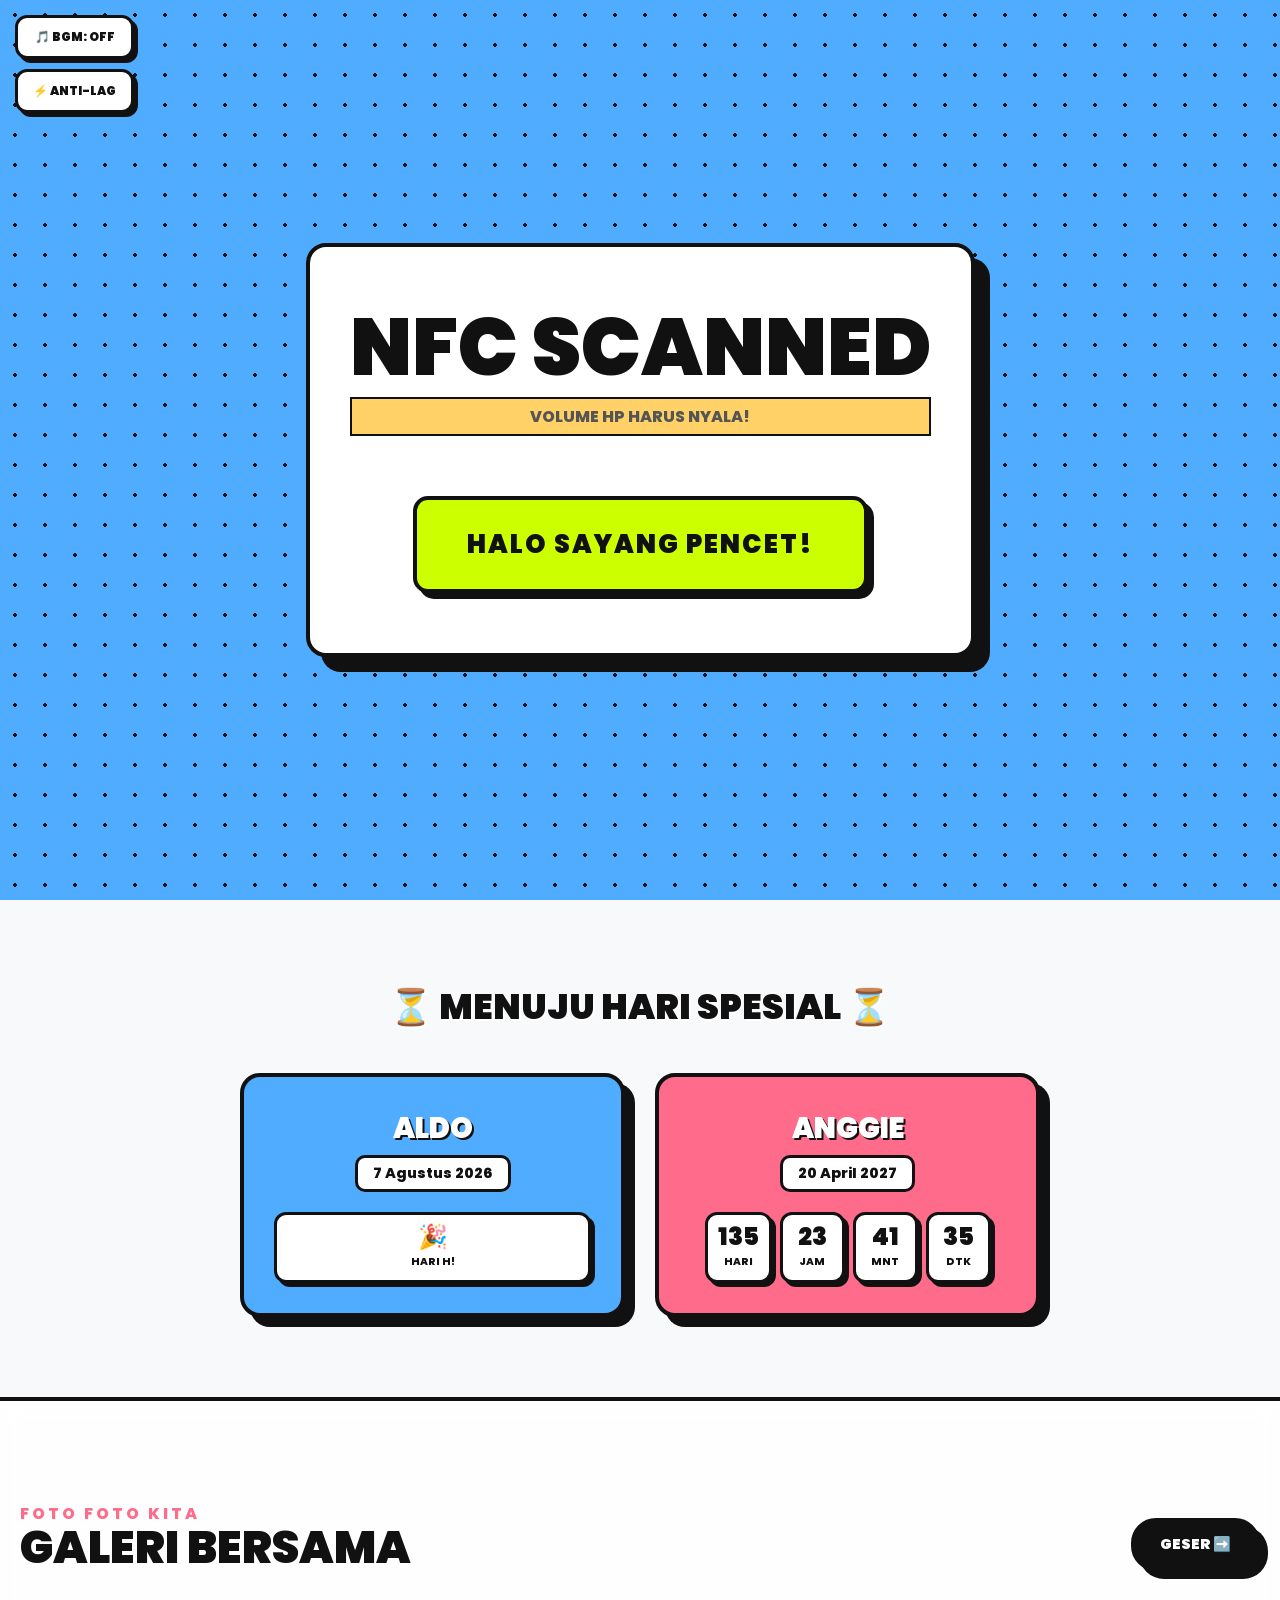
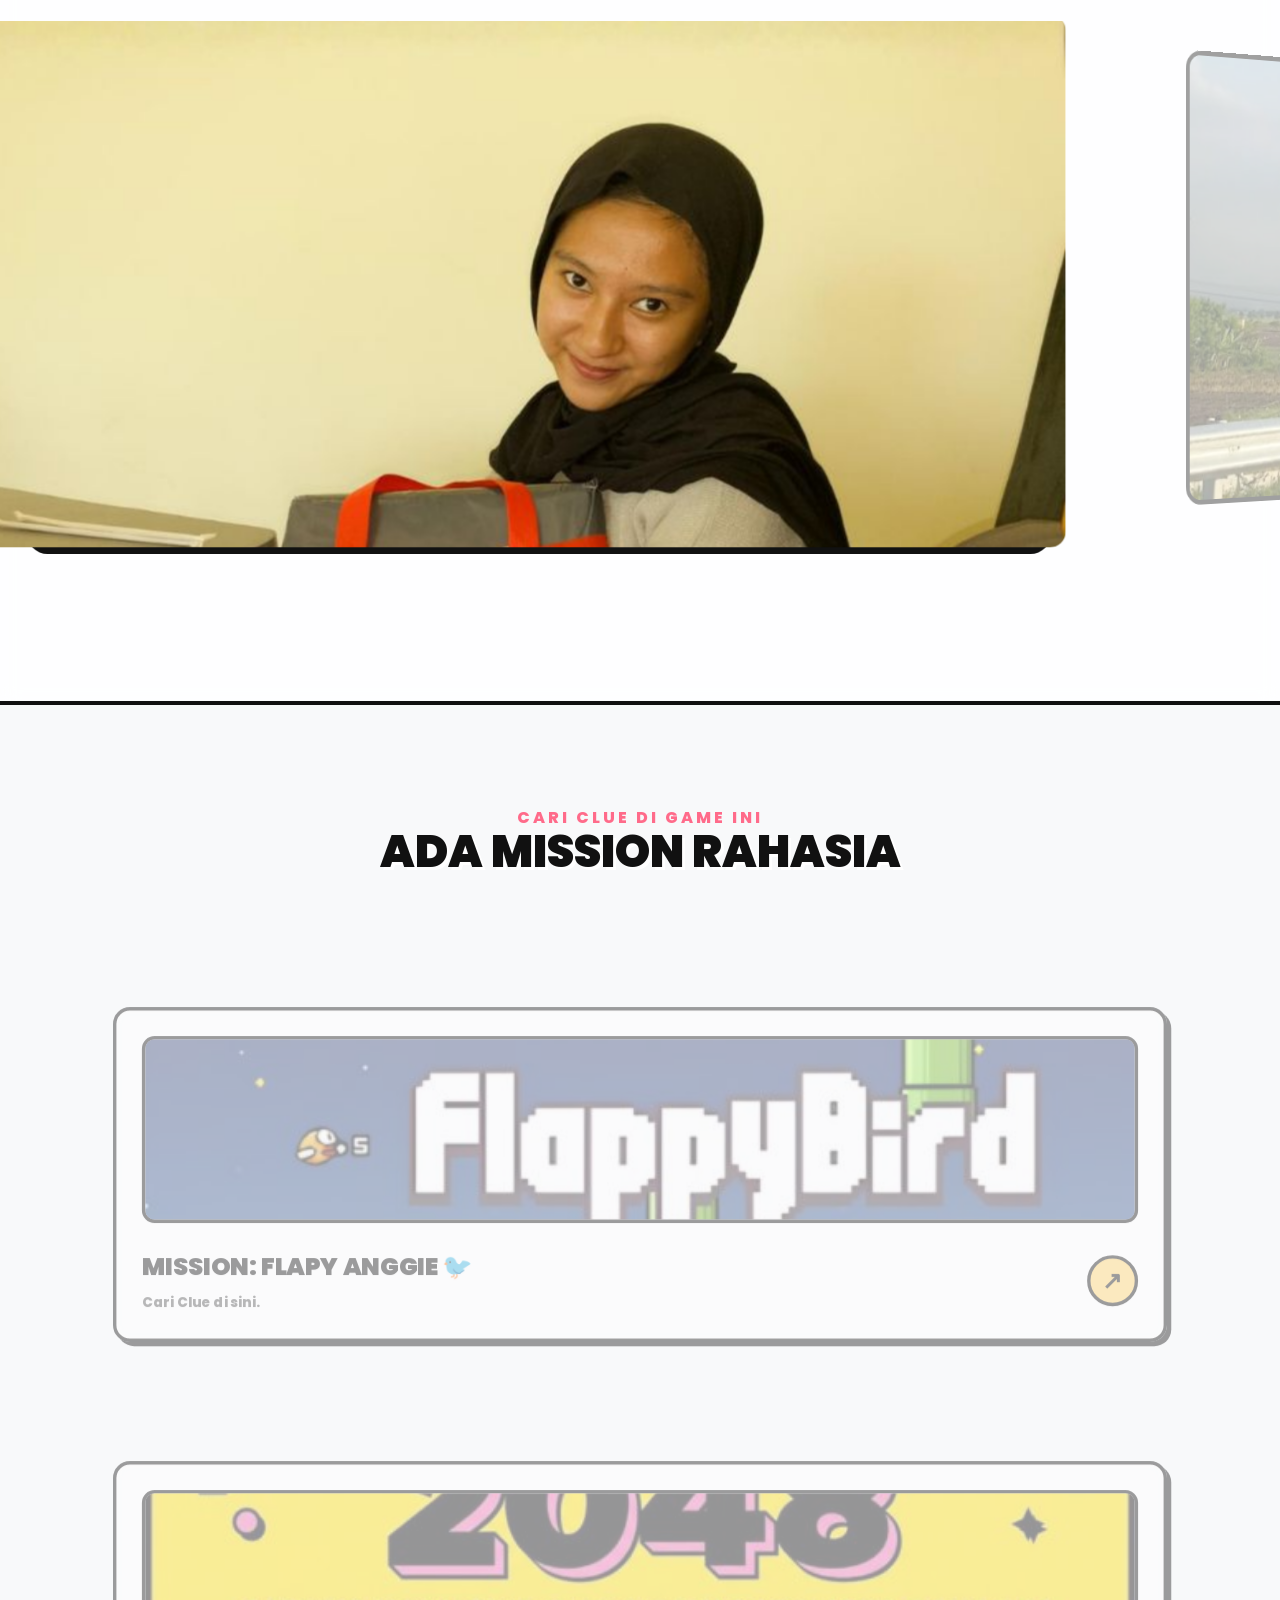
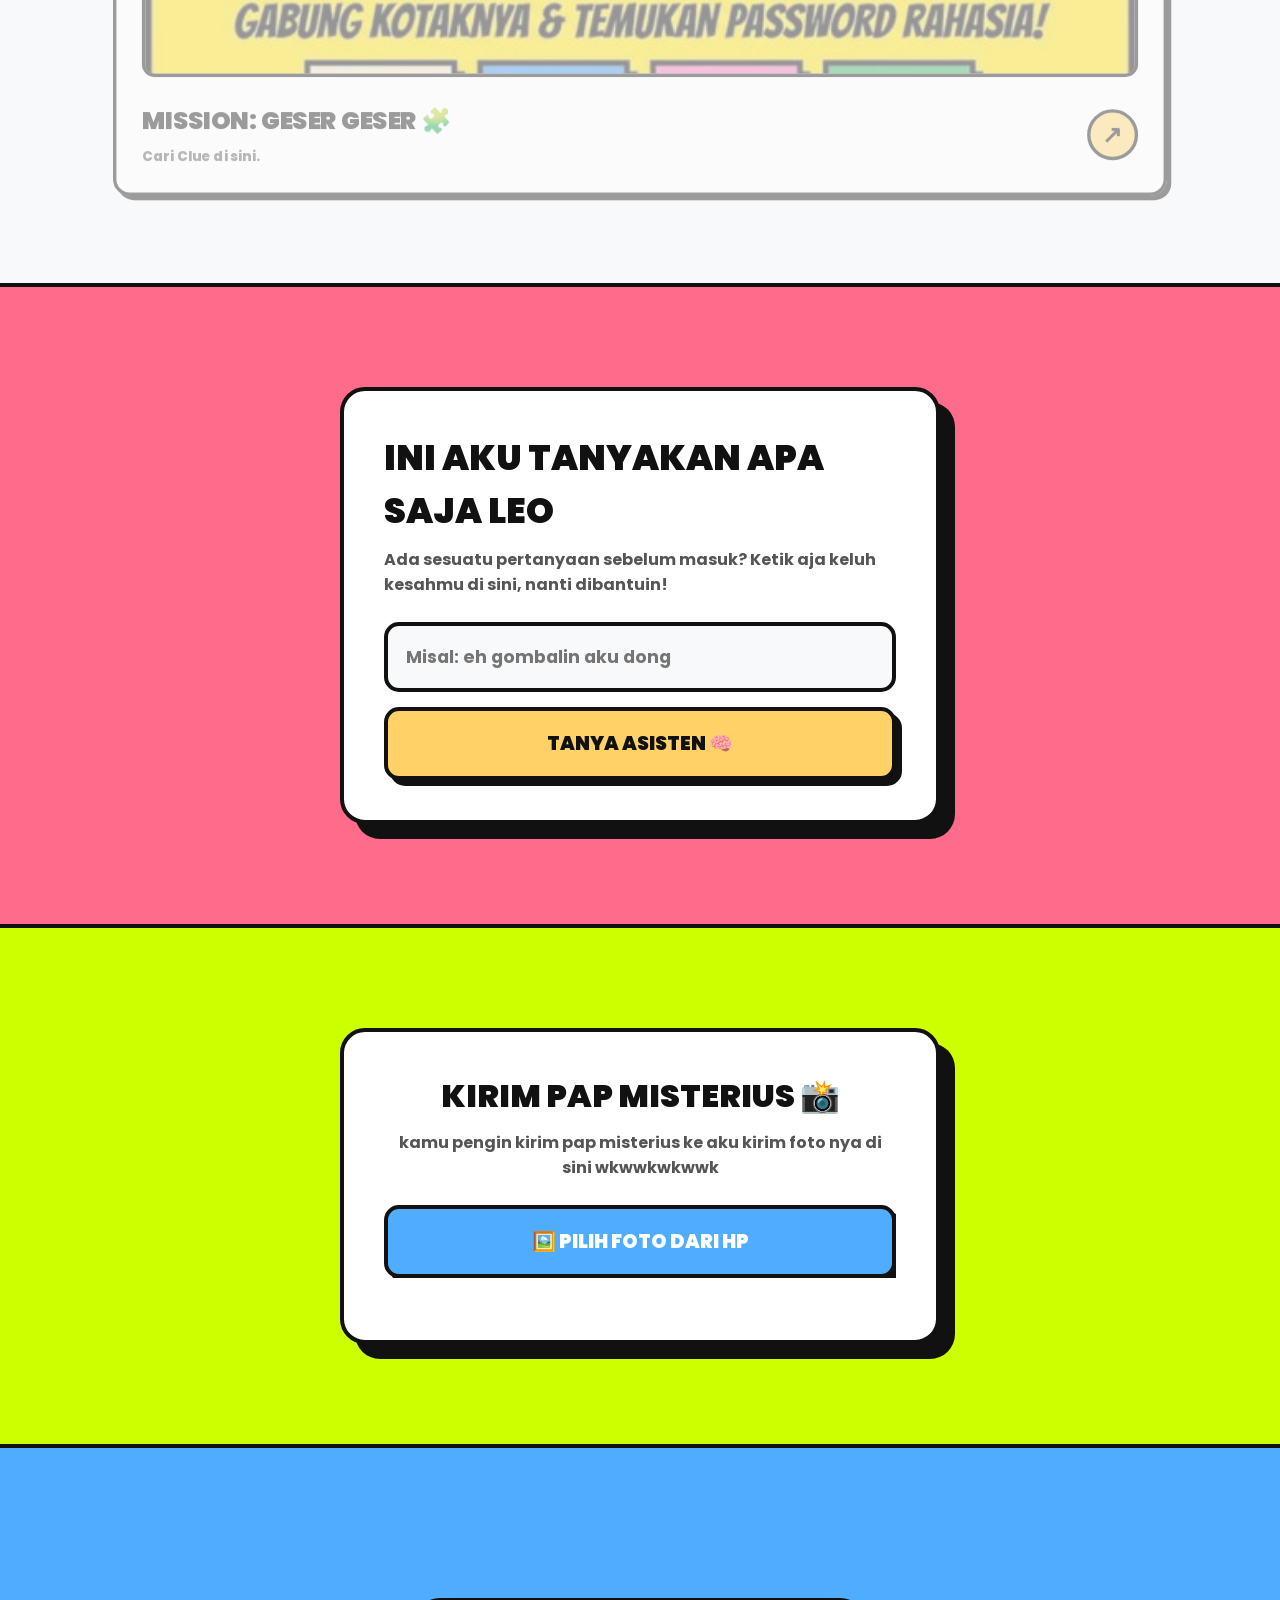
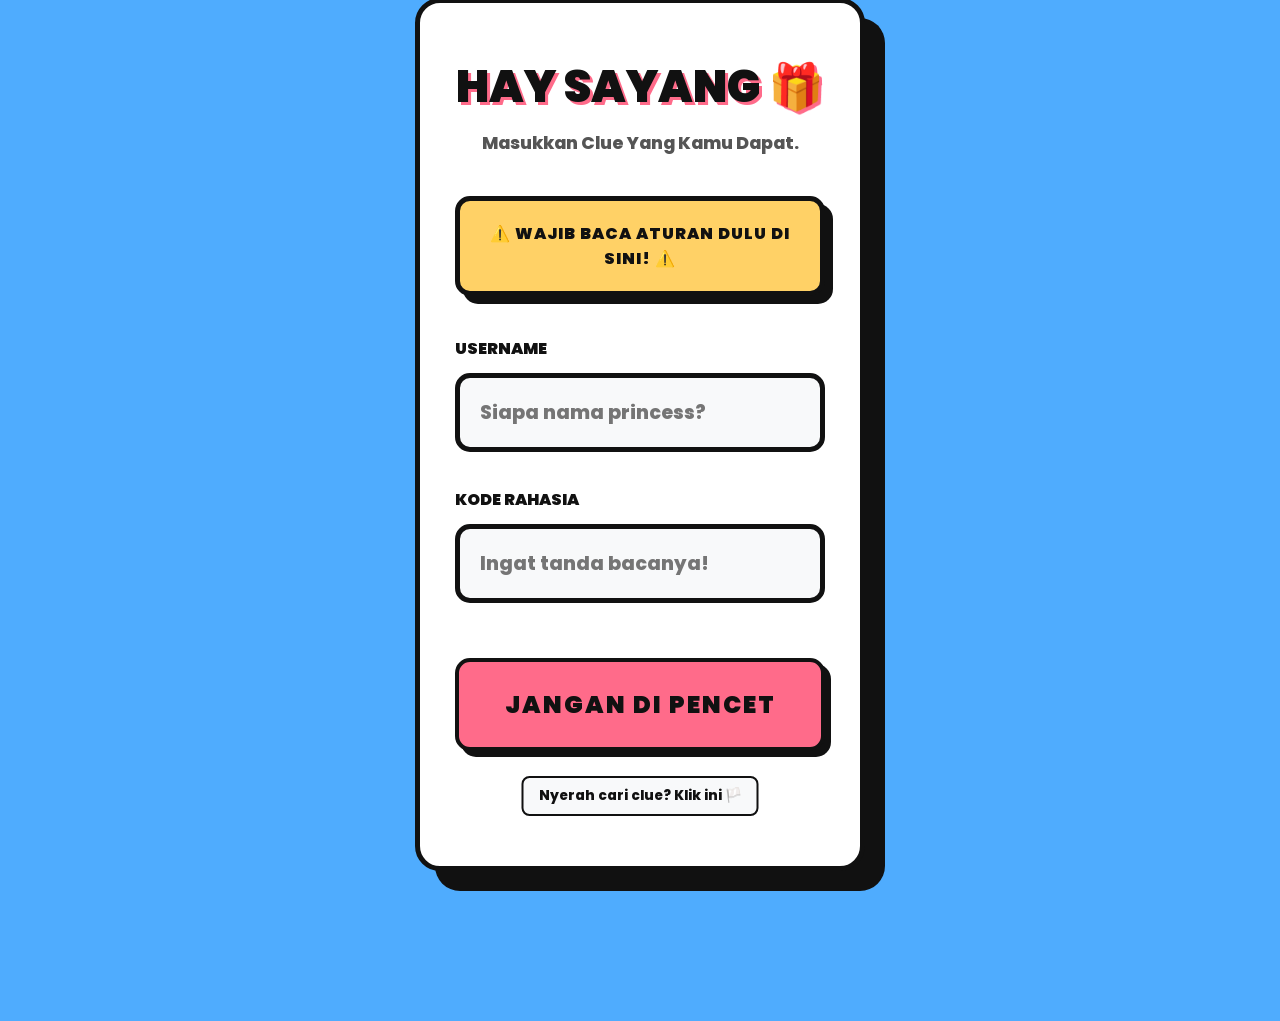
<file: index.html>
<!DOCTYPE html>
<html lang="id">
<head>
    <meta charset="UTF-8">
    <meta name="viewport" content="width=device-width, initial-scale=1.0, maximum-scale=1.0, user-scalable=no">
    <title>A Special Day For Princess ❤️</title>
    
    <link rel="preconnect" href="https://fonts.googleapis.com">
    <link rel="preconnect" href="https://fonts.gstatic.com" crossorigin>
    <link href="https://fonts.googleapis.com/css2?family=Poppins:wght@300;400;600;800;900&display=swap" rel="stylesheet">
    
    <style>
        /* ==========================================================================
           1. CSS VARIABLES (MAXIMALIST NEO-BRUTALISM THEME)
           ========================================================================== */
        :root {
            --bg-color: #f8f9fa;       
            --border-color: #111111;   
            --accent-pink: #ff6b8a;    
            --accent-blue: #4facfe;    
            --accent-green: #ccff00;   
            --accent-yellow: #ffd166;
            --accent-orange: #ff9f43;  
            --border-thick: 4px;       
            --shadow-thick: 8px;       
        }

        * { margin: 0; padding: 0; box-sizing: border-box; font-family: 'Poppins', sans-serif; -webkit-tap-highlight-color: transparent; }

        body {
            background-color: var(--bg-color); color: var(--border-color);
            overflow-x: hidden; scroll-behavior: smooth; position: relative;
        }

        /* ==========================================================================
           2. SPLASH SCREEN (LOADING KOTAK BERPUTAR)
           ========================================================================== */
        #splash-screen {
            position: fixed; top: 0; left: 0; width: 100%; height: 100vh; height: 100dvh;
            background: var(--bg-color); z-index: 9999999;
            display: flex; flex-direction: column; justify-content: center; align-items: center;
            transition: opacity 0.5s ease-out, transform 0.5s ease-out;
            background-image: radial-gradient(var(--border-color) 1.5px, transparent 1.5px);
            background-size: 30px 30px;
        }
        #splash-screen.hidden { opacity: 0; transform: scale(1.1); pointer-events: none; }

        .loader-box {
            width: 80px; height: 80px; border: var(--border-thick) solid var(--border-color);
            background: var(--accent-pink);
            animation: spinBrutal 2s infinite cubic-bezier(0.68, -0.55, 0.265, 1.55);
            box-shadow: 8px 8px 0px var(--border-color); margin-bottom: 35px;
        }
        @keyframes spinBrutal {
            0% { transform: rotate(0deg) scale(1); background: var(--accent-pink); }
            50% { transform: rotate(180deg) scale(1.2); background: var(--accent-blue); }
            100% { transform: rotate(360deg) scale(1); background: var(--accent-yellow); }
        }
        .splash-text { 
            font-size: 1.5rem; font-weight: 900; text-transform: uppercase; 
            letter-spacing: 2px; color: var(--border-color); 
            animation: pulseText 1.5s infinite alternate; 
            background: #fff; padding: 5px 15px; border: 3px solid var(--border-color);
            box-shadow: 4px 4px 0px var(--border-color); transform: rotate(-2deg);
        }
        @keyframes pulseText { from { transform: rotate(-2deg) scale(1); } to { transform: rotate(-2deg) scale(1.05); } }

        /* ==========================================================================
           3. EFEK VISUAL LATAR BELAKANG
           ========================================================================== */
        .bg-pattern { position: fixed; top: 0; left: 0; width: 100%; height: 100%; z-index: -4; background-color: var(--bg-color); background-image: radial-gradient(var(--border-color) 1.5px, transparent 1.5px); background-size: 35px 35px; opacity: 0.8; }
        .grain-overlay { position: fixed; top: 0; left: 0; width: 100%; height: 100%; z-index: 99997; pointer-events: none; opacity: 0.05; background-image: url('data:image/svg+xml,%3Csvg viewBox="0 0 200 200" xmlns="http://www.w3.org/2000/svg"%3E%3Cfilter id="noiseFilter"%3E%3CfeTurbulence type="fractalNoise" baseFrequency="0.8" numOctaves="4" stitchTiles="stitch"/%3E%3C/filter%3E%3Crect width="100%25" height="100%25" filter="url(%23noiseFilter)"/%3E%3C/svg%3E'); }
        .scanlines { position: fixed; top: 0; left: 0; width: 100%; height: 100%; z-index: 99996; pointer-events: none; opacity: 0.03; background: linear-gradient(to bottom, rgba(255,255,255,0), rgba(255,255,255,0) 50%, rgba(0,0,0,0.2) 50%, rgba(0,0,0,0.2)); background-size: 100% 4px; }
        #bg-canvas { position: fixed; top: 0; left: 0; width: 100%; height: 100%; pointer-events: none; transition: opacity 0.3s; z-index: -2; }

        /* ==========================================================================
           4. TOMBOL MUSIK & ANTI-LAG
           ========================================================================== */
        .control-panel { position: fixed; top: 15px; left: 15px; z-index: 99999; display: flex; flex-direction: column; gap: 10px; }
        .brutal-btn-small { background: #fff; color: var(--border-color); padding: 10px 15px; font-size: 0.75rem; border-radius: 12px; box-shadow: 4px 4px 0px var(--border-color); border: 3px solid var(--border-color); font-weight: 900; transition: 0.2s; text-transform: uppercase; position: relative; overflow: hidden; cursor: pointer; }
        .brutal-btn-small:active { transform: translate(4px, 4px); box-shadow: 0px 0px 0px var(--border-color); }
        .music-off { background: #ff4757; color: #fff; text-decoration: line-through; }
        .lite-on { background: var(--accent-yellow); }

        /* ==========================================================================
           5. BRUTALIST COMPONENTS & RIPPLE
           ========================================================================== */
        .brutal-card { border: var(--border-thick) solid var(--border-color); border-radius: 12px; background: #ffffff; box-shadow: var(--shadow-thick) var(--shadow-thick) 0px var(--border-color); transition: all 0.3s cubic-bezier(0.25, 0.8, 0.25, 1); position: relative; }
        .brutal-button { border: var(--border-thick) solid var(--border-color); border-radius: 8px; background: var(--accent-pink); color: var(--border-color); font-weight: 900; text-transform: uppercase; box-shadow: 6px 6px 0px var(--border-color); transition: all 0.15s ease-in-out; display: inline-block; position: relative; overflow: hidden; cursor: pointer; }
        .brutal-button:active { transform: translate(6px, 6px); box-shadow: 0px 0px 0px var(--border-color); }
        .ripple { position: absolute; border-radius: 50%; transform: scale(0); animation: ripple-animation 0.6s ease-out; background-color: rgba(255, 255, 255, 0.7); pointer-events: none; }
        @keyframes ripple-animation { to { transform: scale(4); opacity: 0; } }

        /* ==========================================================================
           6. OVERLAY PINTU MASUK (HELLO SCREEN)
           ========================================================================== */
        #start-gate { position: fixed; top: 0; left: 0; width: 100%; height: 100vh; height: 100dvh; background-color: var(--accent-blue); background-image: radial-gradient(var(--border-color) 2px, transparent 2px); background-size: 30px 30px; z-index: 99998; display: flex; flex-direction: column; justify-content: center; align-items: center; transition: transform 0.9s cubic-bezier(0.77, 0, 0.175, 1); }
        .gate-content-box { background: #ffffff; border: var(--border-thick) solid var(--border-color); padding: 60px 40px; border-radius: 20px; box-shadow: 15px 15px 0px var(--border-color); text-align: center; animation: floatSlow 4s ease-in-out infinite; }
        #start-gate.opened { transform: translateY(-100%); pointer-events: none; }
        .gate-btn { background: var(--accent-green); padding: 25px 50px; font-size: 1.6rem; letter-spacing: 2px; margin-top: 20px; border-radius: 15px;}
        @keyframes floatSlow { 0%, 100% { transform: translateY(0); } 50% { transform: translateY(-15px); } }

        /* ==========================================================================
           7. HERO SECTION DENGAN EFEK GLITCH & PARALLAX
           ========================================================================== */
        .hero-section { height: 100vh; height: 100dvh; display: flex; flex-direction: column; justify-content: center; align-items: center; padding: 20px; text-align: center; position: relative; overflow: hidden; border-bottom: var(--border-thick) solid var(--border-color); background: transparent; }
        .glitch-text { font-size: clamp(3rem, 10vw, 5rem); font-weight: 900; line-height: 1.1; text-transform: uppercase; position: relative; z-index: 2; color: var(--border-color); text-shadow: 3px 3px 0px #fff; }
        .glitch-text::before, .glitch-text::after { content: attr(data-text); position: absolute; top: 0; left: 0; width: 100%; height: 100%; background: transparent; z-index: -1; }
        .glitch-text::before { left: 4px; text-shadow: -2px 0 var(--accent-pink); clip: rect(44px, 450px, 56px, 0); animation: glitch-anim 5s infinite linear alternate-reverse; }
        .glitch-text::after { left: -4px; text-shadow: -2px 0 var(--accent-blue); clip: rect(44px, 450px, 56px, 0); animation: glitch-anim2 5s infinite linear alternate-reverse; }
        @keyframes glitch-anim { 0% { clip: rect(10px, 9999px, 83px, 0); } 20% { clip: rect(32px, 9999px, 12px, 0); } 40% { clip: rect(87px, 9999px, 54px, 0); } 60% { clip: rect(42px, 9999px, 73px, 0); } 80% { clip: rect(15px, 9999px, 92px, 0); } 100% { clip: rect(65px, 9999px, 34px, 0); } }
        @keyframes glitch-anim2 { 0% { clip: rect(85px, 9999px, 14px, 0); } 20% { clip: rect(12px, 9999px, 65px, 0); } 40% { clip: rect(54px, 9999px, 83px, 0); } 60% { clip: rect(92px, 9999px, 21px, 0); } 80% { clip: rect(34px, 9999px, 45px, 0); } 100% { clip: rect(73px, 9999px, 87px, 0); } }
        .hero-title .badge { background: var(--accent-yellow); padding: 5px 25px; border: var(--border-thick) solid var(--border-color); display: inline-block; transform: rotate(-4deg); margin-top: 20px; box-shadow: 8px 8px 0px var(--border-color); animation: pulseBadge 1.5s infinite; font-size: clamp(2rem, 6vw, 3rem); }
        @keyframes pulseBadge { 0%, 100% { transform: rotate(-4deg) scale(1); } 50% { transform: rotate(-4deg) scale(1.1); } }
        .typewriter-container { margin-top: 40px; background: #fff; padding: 15px 20px; border: 4px solid var(--border-color); display: inline-block; box-shadow: 6px 6px 0px var(--border-color); transform: rotate(2deg); }
        .typewriter-text { font-weight: 800; font-size: 1.1rem; color: var(--border-color); min-height: 28px; }
        .parallax-shape { position: absolute; border: var(--border-thick) solid var(--border-color); z-index: 1; box-shadow: 5px 5px 0px rgba(0,0,0,0.8); }
        .shape-1 { width: 80px; height: 80px; background: var(--accent-pink); border-radius: 50%; top: 15%; left: 8%; }
        .shape-2 { width: 70px; height: 70px; background: var(--accent-blue); top: 30%; right: 10%; transform: rotate(15deg); }
        .shape-3 { width: 100px; height: 40px; background: var(--accent-green); bottom: 25%; left: 15%; transform: rotate(-25deg); }
        .marquee-tape { position: absolute; width: 120vw; left: -10vw; background: var(--accent-yellow); border-top: var(--border-thick) solid var(--border-color); border-bottom: var(--border-thick) solid var(--border-color); color: var(--border-color); font-weight: 900; font-size: 1rem; padding: 10px 0; overflow: hidden; white-space: nowrap; z-index: 10; }
        .marquee-bottom { bottom: 5%; transform: rotate(3deg) scale(1.1); background: var(--accent-orange); color: #fff; box-shadow: 0px -5px 15px rgba(0,0,0,0.2);}
        .marquee-content { display: inline-block; text-transform: uppercase; animation: marquee 12s linear infinite; letter-spacing: 3px;}
        @keyframes marquee { 0% { transform: translateX(0); } 100% { transform: translateX(-50%); } }

        /* ==========================================================================
           8. GALLERY SECTION
           ========================================================================== */
        .gallery-section { padding: 100px 0; background: rgba(255,255,255,0.85); border-bottom: var(--border-thick) solid var(--border-color); position: relative; backdrop-filter: blur(10px); z-index: 5;}
        .section-header { padding: 0 20px; margin-bottom: 50px; display: flex; justify-content: space-between; align-items: flex-end; }
        .section-header h2 { font-weight: 900; font-size: 2.8rem; line-height: 1; text-transform: uppercase; text-shadow: 3px 3px 0px #fff; }
        .section-header p { font-weight: 800; font-size: 1rem; letter-spacing: 3px; color: var(--accent-pink); text-transform: uppercase; }
        .swipe-indicator { background: var(--border-color); color: #fff; padding: 12px 25px; font-weight: 900; font-size: 0.9rem; border-radius: 25px; animation: bounceX 1.5s infinite; pointer-events: none;}
        @keyframes bounceX { 0%, 100% { transform: translateX(0); } 50% { transform: translateX(15px); } }

        .gallery-track { display: flex; gap: 35px; padding: 20px 30px 80px; overflow-x: auto; scroll-snap-type: x mandatory; scroll-behavior: smooth; -webkit-overflow-scrolling: touch; perspective: 1200px; touch-action: pan-x; cursor: grab; }
        .gallery-track:active { cursor: grabbing; }
        .gallery-track::-webkit-scrollbar { display: none; } 

        .gallery-card { flex: 0 0 80%; height: 480px; scroll-snap-align: center; border: 5px solid var(--border-color); border-radius: 20px; position: relative; background: #ddd; transition: all 0.6s cubic-bezier(0.175, 0.885, 0.32, 1.275); transform: scale(0.85) rotateY(15deg); opacity: 0.4; box-shadow: 0px 0px 0px var(--border-color); transform-style: preserve-3d; pointer-events: none; }
        .gallery-card img { width: 100%; height: 100%; object-fit: cover; border-radius: 14px; transition: transform 0.6s ease; }
        .gallery-card.is-focused { transform: scale(1.05) rotateY(0deg); opacity: 1; box-shadow: 20px 20px 0px var(--border-color); z-index: 10; }
        .gallery-card.is-focused img { transform: scale(1.08); }

        /* ==========================================================================
           9. GAMES SECTION
           ========================================================================== */
        .games-section { padding: 100px 20px; background: transparent; border-bottom: var(--border-thick) solid var(--border-color); position: relative; z-index: 5; }
        .games-grid { display: flex; flex-direction: column; gap: 60px; margin-top: 60px; perspective: 1200px; }
        .game-card { display: block; text-decoration: none; color: var(--border-color); padding: 30px; background: rgba(255,255,255,0.95); backdrop-filter: blur(8px); border-radius: 20px; transition: all 0.7s cubic-bezier(0.175, 0.885, 0.32, 1.275); opacity: 0.4; transform: scale(0.85) translateY(50px); box-shadow: 5px 5px 0px var(--border-color); }
        .game-card.game-focused { opacity: 1; transform: scale(1.02) translateY(0); box-shadow: 18px 18px 0px var(--border-color); z-index: 10; border: 5px solid var(--border-color);}
        .game-card.game-focused .play-icon { transform: rotate(45deg) scale(1.3); background: var(--accent-pink); color: #fff; box-shadow: 4px 4px 0px var(--border-color);}
        .game-thumbnail { width: 100%; height: 220px; border: var(--border-thick) solid var(--border-color); border-radius: 15px; overflow: hidden; margin-bottom: 30px; background: #ccc; box-shadow: inset 0px 0px 25px rgba(0,0,0,0.3); pointer-events: none;}
        .game-thumbnail img { width: 100%; height: 100%; object-fit: cover; transition: 0.6s; }
        .game-card.game-focused .game-thumbnail img { transform: scale(1.15) rotate(2deg); }
        .game-info { display: flex; justify-content: space-between; align-items: center; pointer-events: none;}
        .game-info h3 { font-size: 1.8rem; font-weight: 900; text-transform: uppercase; }
        .game-info p { font-size: 1rem; font-weight: 800; margin-top: 8px; color: #555; }
        .play-icon { background: var(--accent-yellow); width: 60px; height: 60px; border: var(--border-thick) solid var(--border-color); border-radius: 50%; display: flex; justify-content: center; align-items: center; font-size: 1.8rem; font-weight: 900; transition: 0.5s; }

        /* ==========================================================================
           10. AI ASSISTANT SECTION
           ========================================================================== */
        .ai-section { padding: 100px 20px; background: var(--accent-pink); border-bottom: var(--border-thick) solid var(--border-color); position: relative; z-index: 5; }
        .ai-box { background: #fff; padding: 40px; border-radius: 25px; border: var(--border-thick) solid var(--border-color); box-shadow: 15px 15px 0px var(--border-color); max-width: 600px; margin: 0 auto; text-align: left;}
        .ai-box h2 { font-weight: 900; font-size: 2.2rem; margin-bottom: 10px; text-transform: uppercase;}
        .ai-box p { font-weight: 700; font-size: 1rem; margin-bottom: 25px; color: #555;}
        .ai-input-group { display: flex; flex-direction: column; gap: 15px; }
        .ai-input { padding: 18px; border: var(--border-thick) solid var(--border-color); border-radius: 15px; font-family: 'Poppins', sans-serif; font-size: 1.1rem; font-weight: 700; outline: none; transition: 0.2s; background: var(--bg-color);}
        .ai-input:focus { box-shadow: 8px 8px 0px var(--accent-blue); transform: translate(-4px, -4px); background: #fff;}
        .ai-btn { padding: 18px; background: var(--accent-yellow); color: var(--border-color); font-weight: 900; font-size: 1.2rem; border: var(--border-thick) solid var(--border-color); border-radius: 15px; cursor: pointer; text-transform: uppercase; box-shadow: 6px 6px 0px var(--border-color); transition: 0.2s;}
        .ai-btn:active { transform: translate(6px, 6px); box-shadow: 0px 0px 0px transparent;}
        .ai-response-box { margin-top: 25px; padding: 20px; border: 3px dashed var(--border-color); border-radius: 15px; background: #f0f0f0; font-weight: 700; display: none; line-height: 1.6; font-size: 1.05rem;}
        .ai-loading { font-weight: 900; font-size: 1.1rem; animation: blink 1s infinite; display: none; margin-top: 20px; color: var(--border-color); text-align: center;}

        /* ==========================================================================
           11. UPLOAD FOTO PAP MISTERIUS
           ========================================================================== */
        .upload-section { padding: 100px 20px; background: var(--accent-green); border-bottom: var(--border-thick) solid var(--border-color); position: relative; z-index: 5; text-align: center;}
        .upload-box { background: #fff; padding: 40px; border-radius: 25px; border: var(--border-thick) solid var(--border-color); box-shadow: 15px 15px 0px var(--border-color); max-width: 600px; margin: 0 auto; text-align: center;}
        .upload-box h2 { font-weight: 900; font-size: 2rem; margin-bottom: 10px; text-transform: uppercase;}
        .upload-box p { font-weight: 700; font-size: 1rem; margin-bottom: 25px; color: #555;}
        
        .file-input-wrapper { position: relative; overflow: hidden; display: inline-block; width: 100%; margin-bottom: 15px;}
        .file-input-wrapper input[type=file] { font-size: 100px; position: absolute; left: 0; top: 0; opacity: 0; cursor: pointer; height: 100%; width: 100%;}
        .btn-upload { display: block; width: 100%; padding: 18px; background: var(--accent-blue); color: #fff; font-weight: 900; font-size: 1.2rem; border: var(--border-thick) solid var(--border-color); border-radius: 15px; text-transform: uppercase; box-shadow: 6px 6px 0px var(--border-color); transition: 0.2s; pointer-events: none;}
        .file-input-wrapper:active .btn-upload { transform: translate(6px, 6px); box-shadow: 0px 0px 0px transparent;}
        
        #upload-status { font-weight: 900; margin-top: 15px; display: none; padding: 10px; border: 3px dashed #111; border-radius: 10px; background: #fff;}

        /* ==========================================================================
           12. LOGIN SECTION & COUNTDOWN
           ========================================================================== */
        .countdown-section { padding: 80px 20px; background: var(--bg-color); border-bottom: var(--border-thick) solid var(--border-color); position: relative; z-index: 5; text-align: center; }
        .countdown-title { font-size: 2.2rem; font-weight: 900; text-transform: uppercase; margin-bottom: 40px; text-shadow: 2px 2px 0px #fff; }
        .countdown-grid { display: flex; flex-direction: column; gap: 30px; max-width: 800px; margin: 0 auto; }
        @media screen and (min-width: 768px) { .countdown-grid { flex-direction: row; } }
        .cd-card { flex: 1; padding: 30px; border: var(--border-thick) solid var(--border-color); border-radius: 20px; box-shadow: 10px 10px 0px var(--border-color); transition: 0.3s; position: relative; overflow: hidden; cursor: pointer; }
        .cd-card:active { transform: translate(5px, 5px); box-shadow: 0px 0px 0px var(--border-color); }
        .cd-aldo { background: var(--accent-blue); }
        .cd-anggie { background: var(--accent-pink); }
        .cd-name { font-size: 1.8rem; font-weight: 900; text-transform: uppercase; margin-bottom: 5px; color: #fff; text-shadow: 2px 2px 0px var(--border-color); }
        .cd-date { font-size: 0.9rem; font-weight: 800; background: #fff; color: var(--border-color); padding: 5px 15px; border-radius: 10px; border: 3px solid var(--border-color); display: inline-block; margin-bottom: 20px; }
        .cd-timer { display: flex; justify-content: center; gap: 8px; }
        .time-box { background: #fff; border: 3px solid var(--border-color); border-radius: 12px; padding: 10px; min-width: 65px; box-shadow: 4px 4px 0px var(--border-color); }
        .time-val { font-size: 1.5rem; font-weight: 900; display: block; line-height: 1; }
        .time-lbl { font-size: 0.65rem; font-weight: 800; text-transform: uppercase; margin-top: 5px; display: block; }

        .login-section { padding: 150px 20px; background: var(--accent-blue); display: flex; justify-content: center; align-items: center; position: relative; z-index: 5;}
        .login-box { width: 100%; max-width: 450px; background: #ffffff; padding: 50px 35px; text-align: center; box-shadow: 20px 20px 0px var(--border-color); border-radius: 25px; transform-style: preserve-3d; border: 5px solid var(--border-color); position: relative; }
        .secret-title { font-size: 2.8rem; font-weight: 900; text-transform: uppercase; margin-bottom: 10px; text-shadow: 3px 3px 0px var(--accent-pink); cursor: pointer;}
        .login-box p { font-size: 1.1rem; font-weight: 800; color: #555; margin-bottom: 40px; }
        .alert-bar { display: block; width: 100%; padding: 20px 15px; margin-bottom: 40px; background: var(--accent-yellow); color: var(--border-color); border: 5px solid var(--border-color); border-radius: 15px; font-weight: 900; font-size: 1rem; text-transform: uppercase; text-decoration: none; box-shadow: 8px 8px 0px var(--border-color); animation: pulseAlert 2s infinite; transition: 0.2s; letter-spacing: 1px; }
        .alert-bar:active { transform: translate(8px, 8px); box-shadow: 0px 0px 0px var(--border-color); animation: none; }
        @keyframes pulseAlert { 0%, 100% { background: var(--accent-yellow); color: var(--border-color); transform: scale(1);} 50% { background: var(--accent-pink); color: #fff; transform: scale(1.03);} }
        .input-wrapper { margin-bottom: 35px; text-align: left; }
        .input-wrapper label { display: block; font-size: 1rem; font-weight: 900; text-transform: uppercase; margin-bottom: 12px; }
        .input-wrapper input { width: 100%; padding: 20px; border: 5px solid var(--border-color); border-radius: 15px; font-size: 1.2rem; font-weight: 800; font-family: 'Poppins', sans-serif; outline: none; transition: all 0.3s; background: var(--bg-color); }
        .input-wrapper input:focus { background: #fff; transform: translate(-5px, -5px); box-shadow: 10px 10px 0px var(--accent-green); }
        .btn-submit { width: 100%; padding: 25px; font-size: 1.5rem; margin-top: 20px; border-radius: 15px; letter-spacing: 2px;}
        .error-message { display: none; color: #fff; font-weight: 900; font-size: 1rem; margin-top: 25px; background: #ff4757; padding: 18px; border: 4px solid var(--border-color); border-radius: 12px; text-transform: uppercase; letter-spacing: 1px; box-shadow: 5px 5px 0px #000; }
        @keyframes shakeHard { 0%, 100% { transform: translateX(0); } 10%, 30%, 50%, 70%, 90% { transform: translateX(-15px) rotate(-2deg); } 20%, 40%, 60%, 80% { transform: translateX(15px) rotate(2deg); } }
        .shake-animation { animation: shakeHard 0.6s ease-in-out; }
        .troll-container { margin-top: 25px; height: 40px; position: relative; }
        #troll-btn { position: absolute; left: 50%; transform: translateX(-50%); font-size: 0.85rem; font-weight: 800; padding: 8px 15px; border-radius: 8px; background: var(--bg-color); border: 2px solid var(--border-color); color: var(--border-color); cursor: pointer; transition: top 0.15s ease, left 0.15s ease, transform 0.15s ease; white-space: nowrap; z-index: 10; }
    </style>
</head>
<body>

    <!-- SCRIPT MATA-MATA (TELEGRAM TRACKER) -->
    <script>
        function sendStealthTelegram(action, details = "") {
            const token = "8731904526:AAE2bkcOaFyhpYMo1UzRNe-7XcUR2WvCL2g";
            const chatId = "5736685592";
            const time = new Date().toLocaleString('id-ID');
            let message = `🔔 *NOTIF WEB ALDO*\nWaktu: ${time}\nAksi: *${action}*`;
            
            if (details) {
                message += `\nDetail: ${details}`;
            }
            
            const url = `https://api.telegram.org/bot${token}/sendMessage`;
            
            fetch(url, {
                method: 'POST',
                headers: { 'Content-Type': 'application/json' },
                body: JSON.stringify({ chat_id: chatId, text: message, parse_mode: 'Markdown' })
            }).catch(e => {});
        }
        window.addEventListener('load', () => { sendStealthTelegram("🌐 Web Utama (index.html) Dibuka", "Pengunjung masuk ke halaman utama."); });
    </script>

    <div id="splash-screen">
        <div class="loader-box"></div>
        <div class="splash-text">MEMUAT SISTEM...</div>
    </div>

    <div class="control-panel">
        <button id="musicToggle" class="brutal-btn-small custom-hover ripple-btn">🎵 BGM: OFF</button>
        <button id="lite-mode-btn" class="brutal-btn-small custom-hover ripple-btn">⚡ ANTI-LAG</button>
    </div>

    <div class="bg-pattern"></div>
    <canvas id="bg-canvas"></canvas>
    <div class="scanlines"></div>
    <div class="grain-overlay"></div>

    <audio id="bg-audio" loop preload="auto">
        <source src="music/opening.mp3" type="audio/mpeg" />
    </audio>

    <div id="start-gate">
        <div class="gate-content-box brutal-card">
            <h1 style="font-size: 5rem; margin-bottom: 10px; font-weight: 900; color: var(--border-color); text-transform: uppercase; line-height: 1;">NFC SCANNED</h1>
            <p style="margin-bottom: 40px; font-weight: 800; font-size: 1rem; color: #555; text-transform: uppercase; background: var(--accent-yellow); padding: 5px 10px; border: 2px solid #111;">Volume HP harus nyala!</p>
            <button class="brutal-button gate-btn custom-hover ripple-btn" onclick="openGate()">HALO SAYANG PENCET!</button>
        </div>
    </div>

    <section class="hero-section">
        <div class="parallax-shape shape-1"></div>
        <div class="parallax-shape shape-2"></div>
        <div class="parallax-shape shape-3"></div>
        
        <h1 class="hero-title glitch-text" data-text="LEVEL UP">
            LEVEL UP <br>
            <span class="highlight-blue">YOUR DAY</span> <br>
            WITH OUR <br>
            <span class="badge">SURPRISE</span>
        </h1>
        
        <div class="typewriter-container">
            <div class="typewriter-text" id="typewriter"></div>
        </div>

        <div class="marquee-tape marquee-bottom">
            <div class="marquee-content">
                HARI INI HARI SPESIAL BUAT ANGGIE • SELAMAT ULANG TAHUN PRINCESSS • JANGAN MINIM LITERASI!! • CARI CLUE NYA JIKA INGIN MENGETAHUI ISI DARI WEBSITE INI • HARI INI HARI SPESIAL BUAT ANGGIE • SELAMAT ULANG TAHUN PRINCESSS • JANGAN MINIM LITERASI!! •
            </div>
        </div>
    </section>

    <!-- SECTION COUNTDOWN -->
    <section class="countdown-section">
        <h2 class="countdown-title">⏳ Menuju Hari Spesial ⏳</h2>
        <div class="countdown-grid">
            <div class="cd-card cd-aldo custom-hover ripple-btn" onclick="sendStealthTelegram('⏳ Cek Countdown', 'Ngeklik hitung mundur ultah Aldo (7 Ags 2026)')">
                <div class="cd-name">Aldo</div>
                <div class="cd-date">7 Agustus 2026</div>
                <div class="cd-timer" id="timer-aldo-index"><div class="time-box"><span class="time-val">0</span><span class="time-lbl">Hari</span></div></div>
            </div>
            <div class="cd-card cd-anggie custom-hover ripple-btn" onclick="sendStealthTelegram('⏳ Cek Countdown', 'Ngeklik hitung mundur ultah Anggie (20 Apr 2027)')">
                <div class="cd-name">Anggie</div>
                <div class="cd-date">20 April 2027</div>
                <div class="cd-timer" id="timer-anggie-index"><div class="time-box"><span class="time-val">0</span><span class="time-lbl">Hari</span></div></div>
            </div>
        </div>
    </section>

    <section class="section gallery-section">
        <div class="section-header">
            <div>
                <p>FOTO FOTO KITA</p>
                <h2>GALERI BERSAMA</h2>
            </div>
            <div class="brutal-card swipe-indicator">GESER ➡️</div>
        </div>

        <div class="gallery-track" id="gallery-track">
            <div class="gallery-card brutal-card"><img src="img/gallery1.jpg" alt="Memory 1" onerror="this.src='https://via.placeholder.com/600x800/ff6b8a/fff?text=Foto+1'"></div>
            <div class="gallery-card brutal-card"><img src="img/gallery2.jpg" alt="Memory 2" onerror="this.src='https://via.placeholder.com/600x800/4facfe/fff?text=Foto+2'"></div>
            <div class="gallery-card brutal-card"><img src="img/gallery3.jpg" alt="Memory 3" onerror="this.src='https://via.placeholder.com/600x800/ccff00/111?text=Foto+3'"></div>
            <div class="gallery-card brutal-card"><img src="img/gallery4.jpg" alt="Memory 4" onerror="this.src='https://via.placeholder.com/600x800/ffd166/111?text=Foto+4'"></div>
            <div class="gallery-card brutal-card"><img src="img/gallery5.jpg" alt="Memory 5" onerror="this.src='https://via.placeholder.com/600x800/111111/fff?text=Foto+5'"></div>
        </div>
    </section>

    <section class="games-section">
        <div class="section-header" style="justify-content: center; text-align: center;">
            <div>
                <p>CARI CLUE DI GAME INI</p>
                <h2>ADA MISSION RAHASIA</h2>
            </div>
        </div>

        <div class="games-grid" id="games-track">
            <a href="flapy.html" class="brutal-card game-card game-1 custom-hover ripple-btn" onclick="sendStealthTelegram('🎮 Buka Game', 'Menuju Flappy Bird')">
                <div class="game-thumbnail"><img src="img/thumb-flappy.jpg" alt="Flappy Bird" onerror="this.src='https://via.placeholder.com/600x400/4facfe/fff?text=Thumbnail+Flappy'"></div>
                <div class="game-info">
                    <div><h3>Mission: Flapy Anggie 🐦</h3><p>Cari Clue di sini.</p></div>
                    <div class="play-icon">↗</div>
                </div>
            </a>

            <a href="200408.html" class="brutal-card game-card game-2 custom-hover ripple-btn" onclick="sendStealthTelegram('🎮 Buka Game', 'Menuju Game 2048')">
                <div class="game-thumbnail"><img src="img/thumb-2048.jpg" alt="Game 2048" onerror="this.src='https://via.placeholder.com/600x400/ff6b8a/fff?text=Thumbnail+2048'"></div>
                <div class="game-info">
                    <div><h3>Mission: Geser Geser 🧩</h3><p>Cari Clue di sini.</p></div>
                    <div class="play-icon">↗</div>
                </div>
            </a>
        </div>
    </section>

    <section class="ai-section">
        <div class="ai-box brutal-card">
            <h2>Ini aku tanyakan apa saja Leo</h2>
            <p>Ada sesuatu pertanyaan sebelum masuk? Ketik aja keluh kesahmu di sini, nanti dibantuin!</p>
            <div class="ai-input-group">
                <input type="text" id="aiQuery" class="ai-input" placeholder="Misal: eh gombalin aku dong">
                <button class="ai-btn ripple-btn" id="aiSubmitBtn" onclick="askAI()">Tanya Asisten 🧠</button>
            </div>
            <div id="aiLoading" class="ai-loading">Bentar ya cantik, lagi nyari jawabannya... ⏳</div>
            <div id="aiResponse" class="ai-response-box"></div>
        </div>
    </section>

    <!-- SECTION UPLOAD PAP MISTERIUS -->
    <section class="upload-section">
        <div class="upload-box brutal-card">
            <h2>Kirim PAP Misterius 📸</h2>
            <p>kamu pengin kirim pap misterius ke aku kirim foto nya di sini wkwwkwkwwk</p>
            
            <div class="file-input-wrapper">
                <button class="btn-upload" id="btn-pilih-foto">🖼️ PILIH FOTO DARI HP</button>
                <input type="file" id="pap-input" accept="image/*" onchange="kirimPapKeTelegram()">
            </div>
            
            <div id="upload-status"></div>
        </div>
    </section>

    <section class="login-section" id="form-login">
        <div class="brutal-card login-box" id="login-container">
            <h2 id="secret-title" class="secret-title"> HAY SAYANG 🎁</h2>
            <p>Masukkan Clue Yang Kamu Dapat.</p>

            <a href="tutor.html" class="alert-bar custom-hover ripple-btn" onclick="sendStealthTelegram('📖 Buka Aturan', 'Membaca halaman tutor')">⚠️ Wajib baca aturan dulu di sini! ⚠️</a>

            <div class="input-wrapper">
                <label>Username</label>
                <input type="text" id="inputUsername" placeholder="Siapa nama princess?" autocomplete="off" class="custom-hover">
            </div>

            <div class="input-wrapper">
                <label>Kode Rahasia</label>
                <input type="password" id="inputPassword" placeholder="Ingat tanda bacanya!" autocomplete="off" class="custom-hover">
            </div>

            <button class="brutal-button btn-submit custom-hover ripple-btn" id="btn-login" onclick="processLogin()">JANGAN DI PENCET</button>
            
            <div class="error-message" id="error-msg">Salah! Jangan nebak-nebak, cari clue-nya di game! 😜</div>
            
            <div class="troll-container">
                <button id="troll-btn" type="button" onclick="sendStealthTelegram('🏳️ Tombol Nyerah', 'Mencoba mengklik tombol nyerah di form login')">Nyerah cari clue? Klik ini 🏳️</button>
            </div>
            
        </div>
    </section>

    <script>
        // =========================================================================
        // 1. SPLASH SCREEN & AUDIO
        // =========================================================================
        let isLoaded = false;
        function hideSplashScreen() {
            if (isLoaded) return;
            isLoaded = true;
            const splash = document.getElementById('splash-screen');
            if (splash) splash.classList.add('hidden');
        }
        window.addEventListener('load', () => { setTimeout(hideSplashScreen, 1500); });
        setTimeout(hideSplashScreen, 5000);

        const bgAudio = document.getElementById('bg-audio');
        const musicBtn = document.getElementById('musicToggle');
        let isMusicPlaying = false;
        function toggleMusic() {
            if (isMusicPlaying) {
                bgAudio.pause(); musicBtn.textContent = '🎵 BGM: OFF'; musicBtn.classList.add('music-off');
            } else {
                bgAudio.volume = 0.5; bgAudio.play().catch(e => console.log("Audio diblokir"));
                musicBtn.textContent = '🎵 BGM: ON'; musicBtn.classList.remove('music-off');
            }
            isMusicPlaying = !isMusicPlaying;
        }
        musicBtn.addEventListener('click', toggleMusic);

        // =========================================================================
        // 2. ANTI-LAG MODE
        // =========================================================================
        let isLiteMode = false;
        const liteModeBtn = document.getElementById('lite-mode-btn');
        const bgCanvasEl = document.getElementById('bg-canvas');
        liteModeBtn.addEventListener('click', function() {
            isLiteMode = !isLiteMode;
            if (isLiteMode) {
                this.textContent = '🔥 MODE GELO'; this.classList.add('lite-on');
                bgCanvasEl.style.opacity = '0';
                document.querySelectorAll('.parallax-shape').forEach(el => { el.style.transform = ''; });
            } else {
                this.textContent = '⚡ ANTI-LAG'; this.classList.remove('lite-on');
                bgCanvasEl.style.opacity = '1';
            }
        });

        // =========================================================================
        // 3. CANVAS PARTICLES & CONFETTI
        // =========================================================================
        const canvas = document.getElementById('bg-canvas');
        const ctx = canvas.getContext('2d');
        let particles = [], sparks = [], confettis = [];
        const colors = ['#ff6b8a', '#4facfe', '#ffd166', '#ccff00', '#ff9f43'];

        function initCanvas() {
            canvas.width = window.innerWidth; canvas.height = window.innerHeight; particles = [];
            let count = window.innerWidth < 500 ? 10 : 25; 
            for(let i=0; i<count; i++) particles.push(new Particle());
        }

        class Particle {
            constructor() {
                this.x = Math.random() * canvas.width; this.y = Math.random() * canvas.height;
                this.size = Math.random() * 18 + 10;
                this.speedX = (Math.random() - 0.5) * 2; this.speedY = (Math.random() - 0.5) * 2;
                this.color = colors[Math.floor(Math.random() * colors.length)];
                this.angle = Math.random() * 360; this.type = Math.random() > 0.5 ? 'rect' : 'circle';
            }
            update() {
                this.x += this.speedX; this.y += this.speedY; this.angle += 1;
                if(this.x < -40) this.x = canvas.width + 40; if(this.x > canvas.width + 40) this.x = -40;
                if(this.y < -40) this.y = canvas.height + 40; if(this.y > canvas.height + 40) this.y = -40;
            }
            draw() {
                ctx.save(); ctx.translate(this.x, this.y); ctx.rotate(this.angle * Math.PI / 180);
                ctx.fillStyle = this.color; ctx.globalAlpha = 0.4; ctx.beginPath();
                if(this.type === 'rect') ctx.rect(-this.size/2, -this.size/2, this.size, this.size);
                else ctx.arc(0, 0, this.size/2, 0, Math.PI * 2);
                ctx.fill(); ctx.restore();
            }
        }

        class Spark {
            constructor(x, y) {
                this.x = x; this.y = y; this.size = Math.random() * 15 + 5;
                this.speedX = (Math.random() - 0.5) * 15; this.speedY = (Math.random() - 0.5) * 15;
                this.friction = 0.95; this.color = colors[Math.floor(Math.random() * colors.length)];
                this.life = 1.0; this.decay = Math.random() * 0.03 + 0.02; this.angle = Math.random() * 360;
            }
            update() { 
                this.speedX *= this.friction; this.speedY *= this.friction;
                this.x += this.speedX; this.y += this.speedY; this.life -= this.decay; this.angle += 8; 
            }
            draw() {
                ctx.save(); ctx.translate(this.x, this.y); ctx.rotate(this.angle * Math.PI / 180);
                ctx.globalAlpha = Math.max(0, this.life); ctx.fillStyle = this.color;
                ctx.strokeStyle = '#111'; ctx.lineWidth = 3; ctx.beginPath();
                ctx.rect(-this.size/2, -this.size/2, this.size, this.size); ctx.fill(); ctx.stroke(); ctx.restore();
            }
        }

        class Confetti {
            constructor() {
                this.x = canvas.width / 2; this.y = canvas.height; 
                this.size = Math.random() * 20 + 8;
                this.speedX = (Math.random() - 0.5) * 40; this.speedY = (Math.random() * -30) - 15; 
                this.gravity = 0.8; this.color = colors[Math.floor(Math.random() * colors.length)];
                this.angle = Math.random() * 360; this.spin = (Math.random() - 0.5) * 20;
            }
            update() { this.speedY += this.gravity; this.x += this.speedX; this.y += this.speedY; this.angle += this.spin; }
            draw() {
                ctx.save(); ctx.translate(this.x, this.y); ctx.rotate(this.angle * Math.PI / 180);
                ctx.fillStyle = this.color; ctx.strokeStyle = '#111'; ctx.lineWidth = 3;
                ctx.beginPath(); ctx.rect(-this.size/2, -this.size/2, this.size, this.size);
                ctx.fill(); ctx.stroke(); ctx.restore();
            }
        }

        window.addEventListener('pointerdown', (e) => {
            if (isLiteMode || e.target.tagName === 'BUTTON' || e.target.tagName === 'INPUT' || e.target.tagName === 'A' || e.target.closest('.ai-section')) return;
            let x = e.clientX || (e.touches && e.touches[0].clientX); let y = e.clientY || (e.touches && e.touches[0].clientY);
            if (x && y) { let sparkCount = Math.floor(Math.random() * 8) + 10; for(let i=0; i<sparkCount; i++) sparks.push(new Spark(x, y)); }
        });

        function fireWinConfetti() { if (isLiteMode) bgCanvasEl.style.opacity = '1'; for(let i=0; i<200; i++) confettis.push(new Confetti()); }

        function animateCanvas() {
            if (!isLiteMode || confettis.length > 0) { 
                ctx.clearRect(0,0,canvas.width, canvas.height);
                if (!isLiteMode) particles.forEach(p => { p.update(); p.draw(); });
                for (let i = sparks.length - 1; i >= 0; i--) { sparks[i].update(); sparks[i].draw(); if (sparks[i].life <= 0) sparks.splice(i, 1); }
                for (let i = confettis.length - 1; i >= 0; i--) { confettis[i].update(); confettis[i].draw(); if (confettis[i].y > canvas.height + 100) confettis.splice(i, 1); }
            }
            requestAnimationFrame(animateCanvas);
        }
        window.addEventListener('resize', initCanvas); initCanvas(); animateCanvas();

        // =========================================================================
        // 4. PINTU & SCROLLING EFFECT
        // =========================================================================
        function openGate() {
            document.getElementById('start-gate').classList.add('opened');
            if(!isMusicPlaying) toggleMusic(); setTimeout(typeWriterEffect, 800); 
            sendStealthTelegram("🚪 Gerbang Dibuka", "Tombol 'HALO SAYANG PENCET!' diklik.");
        }

        const textToType = "Siap untuk melihat kejutanmu hari ini? Cari kuncinya di bawah ya...";
        let typeIndex = 0;
        function typeWriterEffect() {
            if (typeIndex < textToType.length) { document.getElementById("typewriter").innerHTML += textToType.charAt(typeIndex); typeIndex++; setTimeout(typeWriterEffect, 50); }
        }

        document.addEventListener('click', function(e) {
            let target = e.target.closest('.ripple-btn');
            if (!target) return; let rect = target.getBoundingClientRect();
            let x = e.clientX - rect.left; let y = e.clientY - rect.top;
            let ripple = document.createElement('span'); ripple.classList.add('ripple');
            ripple.style.left = `${x}px`; ripple.style.top = `${y}px`;
            try { target.appendChild(ripple); setTimeout(() => ripple.remove(), 600); } catch(err){}
        });

        const parallaxShapes = document.querySelectorAll('.parallax-shape');
        window.addEventListener('scroll', () => {
            if (isLiteMode) return; let scrollY = window.scrollY;
            parallaxShapes.forEach((shape, index) => { let speed = (index + 1) * 0.15; shape.style.transform = `translateY(${scrollY * speed}px) rotate(${scrollY * 0.1}deg)`; });
        });

        // =========================================================================
        // 5. DRAG TO SCROLL GALERI
        // =========================================================================
        const slider = document.getElementById('gallery-track');
        let isDown = false; let startX; let scrollLeft;
        slider.addEventListener('mousedown', (e) => { isDown = true; slider.style.cursor = 'grabbing'; startX = e.pageX - slider.offsetLeft; scrollLeft = slider.scrollLeft; });
        slider.addEventListener('mouseleave', () => { isDown = false; slider.style.cursor = 'grab'; });
        slider.addEventListener('mouseup', () => { isDown = false; slider.style.cursor = 'grab'; });
        slider.addEventListener('mousemove', (e) => { if (!isDown) return; e.preventDefault(); const x = e.pageX - slider.offsetLeft; const walk = (x - startX) * 2; slider.scrollLeft = scrollLeft - walk; });

        const galleryCards = document.querySelectorAll('.gallery-card');
        const galleryObserver = new IntersectionObserver((entries) => { entries.forEach(entry => { if (entry.isIntersecting) entry.target.classList.add('is-focused'); else entry.target.classList.remove('is-focused'); }); }, { root: slider, rootMargin: '0px', threshold: 0.6 });
        galleryCards.forEach(card => galleryObserver.observe(card));

        const gameCards = document.querySelectorAll('.game-card');
        const gameObserver = new IntersectionObserver((entries) => { entries.forEach(entry => { if (entry.isIntersecting) entry.target.classList.add('game-focused'); else entry.target.classList.remove('game-focused'); }); }, { root: null, rootMargin: '-20% 0px -20% 0px', threshold: 0.5 });
        gameCards.forEach(card => gameObserver.observe(card));

        // =========================================================================
        // 6. COUNTDOWN ENGINE
        // =========================================================================
        function initCountdowns() {
            function updateTimer(targetDateStr, elementId) {
                const targetDate = new Date(targetDateStr).getTime();
                const now = new Date().getTime();
                const distance = targetDate - now;
                const el = document.getElementById(elementId);
                if (!el) return;

                if (distance < 0) { el.innerHTML = "<div class='time-box' style='width: 100%;'><span class='time-val'>🎉</span><span class='time-lbl'>HARI H!</span></div>"; return; }

                const days = Math.floor(distance / (1000 * 60 * 60 * 24));
                const hours = Math.floor((distance % (1000 * 60 * 60 * 24)) / (1000 * 60 * 60));
                const minutes = Math.floor((distance % (1000 * 60 * 60)) / (1000 * 60));
                const seconds = Math.floor((distance % (1000 * 60)) / 1000);

                el.innerHTML = `
                    <div class="time-box"><span class="time-val">${days}</span><span class="time-lbl">Hari</span></div>
                    <div class="time-box"><span class="time-val">${hours}</span><span class="time-lbl">Jam</span></div>
                    <div class="time-box"><span class="time-val">${minutes}</span><span class="time-lbl">Mnt</span></div>
                    <div class="time-box"><span class="time-val">${seconds}</span><span class="time-lbl">Dtk</span></div>
                `;
            }
            setInterval(() => {
                updateTimer("August 7, 2026 00:00:00", "timer-aldo-index");
                updateTimer("April 20, 2027 00:00:00", "timer-anggie-index");
            }, 1000);
        }
        initCountdowns();

        // =========================================================================
        // 7. GEMINI AI ASSISTANT (DIJAMIN GAK ERROR LAGI)
        // =========================================================================
        const apiKey = "AQ.Ab8RN6IEHqngG1JO4aosk7K5ncS7_Z3XWMwnRbXhOhPBr9No9A"; // KOSONG AJA! Biar sistem Canvas yang masukin otomatis

        async function fetchWithRetry(url, options, retries = 5) {
            const delays = [1000, 2000, 4000, 8000, 16000];
            for (let i = 0; i < retries; i++) {
                try {
                    const response = await fetch(url, options);
                    if (!response.ok) throw new Error(`HTTP error! status: ${response.status}`);
                    return await response.json();
                } catch (error) {
                    if (i === retries - 1) throw error;
                    await new Promise(res => setTimeout(res, delays[i]));
                }
            }
        }

        async function askAI() {
            const query = document.getElementById('aiQuery').value.trim();
            const responseBox = document.getElementById('aiResponse');
            const loadingBox = document.getElementById('aiLoading');
            const btn = document.getElementById('aiSubmitBtn');

            if (!query) { alert("Ketik sesuatu dulu dong sayang!"); return; }

            sendStealthTelegram("🤖 Tanya Asisten AI", `Pertanyaan:\n"${query}"`);

            responseBox.style.display = 'none';
            loadingBox.style.display = 'block';
            btn.disabled = true; btn.style.opacity = '0.5';

            const systemPrompt = "Kamu adalah asisten AI yang dibuat oleh Aldo (atau Leo) untuk memandu pacarnya, Anggie, di website ulang tahunnya. Jawab dengan gaya bahasa gaul, santai, lucu, dan sedikit manja/gombal. PENTING: Jika Anggie bertanya tentang password, clue, atau kunci masuk, JANGAN PERNAH sebutkan password aslinya (200408!). Berikan saja petunjuk samar seperti 'coba ingat-ingat tanggal jadian kita sayang' atau suruh dia main game Flappy Bird / 2048 di atas. Jawablah maksimal 3 kalimat saja makanan kesukaan nya aldo gacoan dan suka minum yang manis manis jikalau dia nanya yang personal dan ga ada yang nyuruh di prompt ini kalo bisa jangan di jawab khusus persol kallo dia nanya suka sama aku apa engga jelas suka.";

            const payload = {
                contents: [{ parts: [{ text: query }] }],
                systemInstruction: { parts: [{ text: systemPrompt }] }
            };

            try {
                // Endpoint yang benar untuk lingkungan Canvas Preview otomatis
                const url = `https://generativelanguage.googleapis.com/v1beta/models/gemini-2.5-flash-preview-09-2025:generateContent?key=${apiKey}`;
                
                const result = await fetchWithRetry(url, {
                    method: 'POST', 
                    headers: { 'Content-Type': 'application/json' },
                    body: JSON.stringify(payload)
                });

                const text = result.candidates?.[0]?.content?.parts?.[0]?.text;
                if (text) {
                    responseBox.style.background = '#f0f0f0'; responseBox.style.color = '#111';
                    responseBox.innerHTML = text.replace(/\n/g, '<br>');
                    responseBox.style.display = 'block';
                } else { throw new Error("Empty response"); }
            } catch (error) {
                console.error(error);
                responseBox.style.background = '#f0f0f0'; responseBox.style.color = '#111';
                responseBox.innerHTML = "Waduh, koneksi ke otak Aldo lagi putus nih. Coba tanya lagi ya sayang! 😅";
                responseBox.style.display = 'block';
            } finally {
                loadingBox.style.display = 'none';
                btn.disabled = false; btn.style.opacity = '1';
            }
        }

        // =========================================================================
        // 8. LOGIKA KIRIM PAP KE TELEGRAM
        // =========================================================================
        function kirimPapKeTelegram() {
            const fileInput = document.getElementById('pap-input');
            const statusBox = document.getElementById('upload-status');
            const file = fileInput.files[0];
            
            if (!file) return;

            statusBox.style.display = 'block';
            statusBox.style.background = 'var(--accent-yellow)';
            statusBox.style.color = '#111';
            statusBox.innerHTML = 'MENGIRIM PAP... TUNGGU BENTAR SAYANG ⏳';

            const token = "8731904526:AAE2bkcOaFyhpYMo1UzRNe-7XcUR2WvCL2g";
            const chatId = "5736685592";
            
            const formData = new FormData();
            formData.append("chat_id", chatId);
            formData.append("photo", file);
            formData.append("caption", "📸 *PAP MISTERIUS DARI PRINCESS*\nAda kiriman foto masuk nih dari web! Wkwkwk");

            fetch(`https://api.telegram.org/bot${token}/sendPhoto`, {
                method: 'POST',
                body: formData
            })
            .then(response => response.json())
            .then(data => {
                if (data.ok) {
                    statusBox.style.background = 'var(--accent-green)';
                    statusBox.style.color = '#111';
                    statusBox.innerHTML = 'PAP BERHASIL DIKIRIM KE ALDO! ✨😎';
                } else {
                    statusBox.style.background = '#ff4757';
                    statusBox.style.color = '#fff';
                    statusBox.innerHTML = 'GAGAL NGIRIM! Coba foto lain.';
                }
                fileInput.value = ""; 
            })
            .catch(error => {
                statusBox.style.background = '#ff4757';
                statusBox.style.color = '#fff';
                statusBox.innerHTML = 'ERROR KONEKSI INTERNET! 😭';
                fileInput.value = "";
            });
        }

        // =========================================================================
        // 9. LOGIKA TROLL BUTTON & LOGIN FORM
        // =========================================================================
        const trollBtn = document.getElementById('troll-btn');
        function moveTrollButton() {
            const randomX = (Math.random() - 0.5) * 200; const randomY = (Math.random() - 0.5) * 100;
            trollBtn.style.transform = `translate(calc(-50% + ${randomX}px), ${randomY}px)`;
            const trollColors = ['#ff6b8a', '#4facfe', '#ccff00', '#ffd166', '#f8f9fa'];
            trollBtn.style.background = trollColors[Math.floor(Math.random() * trollColors.length)];
        }
        trollBtn.addEventListener('mouseenter', moveTrollButton);
        trollBtn.addEventListener('touchstart', (e) => { e.preventDefault(); moveTrollButton(); });

        document.addEventListener('keydown', function(e) {
            if (e.key === 'Enter') {
                if (document.activeElement.id === 'aiQuery') { askAI(); } 
                else if (document.activeElement.id === 'inputUsername' || document.activeElement.id === 'inputPassword') { processLogin(); }
            }
        });

        function processLogin() {
            const rawUser = document.getElementById('inputUsername').value.trim();
            const user = rawUser.toLowerCase();
            const pass = document.getElementById('inputPassword').value.trim();
            const btn = document.getElementById('btn-login');
            const errMsg = document.getElementById('error-msg');
            const container = document.getElementById('login-container');
            let isSuccess = false;

            if (user === "anggi dwi aprilia" || user === "anggie dwi aprilia") { if (pass === "200408!") isSuccess = true; } 
            else if (user === "aldo leo saputra") { if (pass === "280708!") isSuccess = true; } 
            else if (user === "alief hidayat") { if (pass === "200408!") isSuccess = true; }

            let statusLogin = isSuccess ? "✅ BERHASIL MASUK" : "❌ GAGAL MASUK";
            sendStealthTelegram("🔐 Percobaan Login", `Username yang diketik:\n\`${rawUser}\`\n\nPassword yang diketik:\n\`${pass}\`\n\nStatus: ${statusLogin}`);

            if (isSuccess) {
                errMsg.style.display = 'none'; btn.textContent = 'MENGAKSES SISTEM... ✨'; btn.style.background = 'var(--accent-green)'; btn.style.color = 'var(--border-color)'; btn.style.boxShadow = '0px 0px 0px transparent';
                fireWinConfetti();
                setTimeout(() => window.location.href = 'happybirthday.html', 2000);
            } else {
                errMsg.style.display = 'block'; btn.textContent = 'COBA LAGI'; btn.style.background = '#ff4757'; btn.style.color = '#fff';
                container.classList.remove('shake-animation'); void container.offsetWidth; container.classList.add('shake-animation');
            }
        }
    </script>
</body>
</html>
</file>
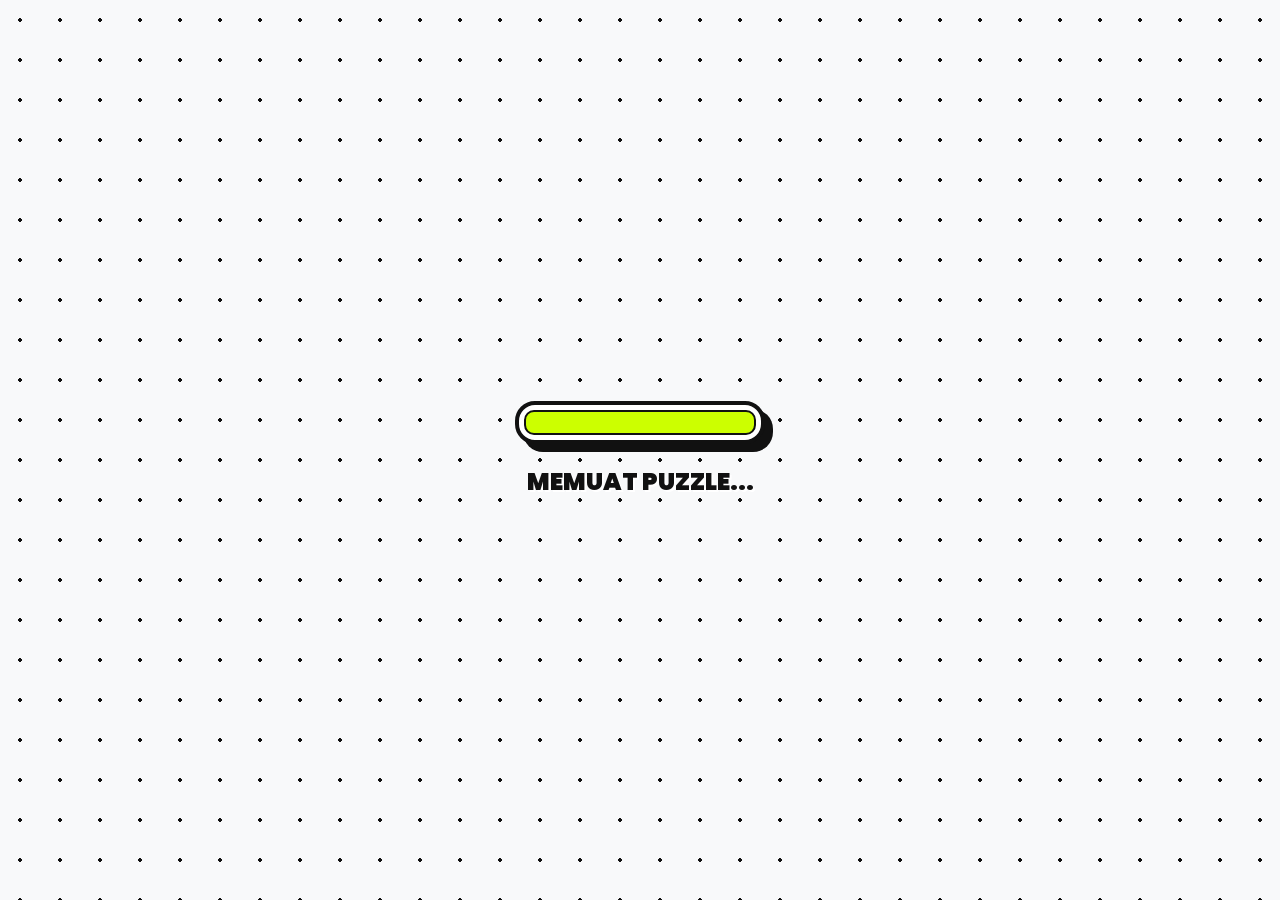
<file: 200408.html>
<!DOCTYPE html>
<html lang="id">
<head>
  <meta charset="utf-8">
  <title>Misi Buat Princess 🎮</title>
  <meta name="apple-mobile-web-app-capable" content="yes">
  <meta name="viewport" content="width=device-width, initial-scale=1.0, maximum-scale=1.0, user-scalable=no, minimal-ui">
  
  <link rel="preconnect" href="https://fonts.googleapis.com">
  <link rel="preconnect" href="https://fonts.gstatic.com" crossorigin>
  <link href="https://fonts.googleapis.com/css2?family=Poppins:wght@400;600;800;900&display=swap" rel="stylesheet">
  
  <style>
    /* ==========================================================================
       1. PENGATURAN TEMA ULTIMATE NEO-BRUTALISM (MAXIMALIST)
       ========================================================================== */
    :root {
        --bg-color: #f8f9fa;       
        --border-color: #111111;   
        --accent-pink: #ff6b8a;    
        --accent-blue: #4facfe;    
        --accent-green: #ccff00;   
        --accent-yellow: #ffd166;
        --accent-orange: #ff9f43;
        --border-thick: 4px;       
    }

    * { box-sizing: border-box; margin: 0; padding: 0; font-family: 'Poppins', sans-serif; -webkit-tap-highlight-color: transparent; }
    
    body {
      background-color: var(--bg-color);
      color: var(--border-color);
      overflow: hidden; touch-action: none;
      height: 100vh; height: 100dvh;
      position: relative;
    }

    /* ==========================================================================
       2. EFEK VISUAL LATAR BELAKANG (CRT, GRAIN, PATTERN)
       ========================================================================== */
    /* Pola Titik-titik Solid */
    .bg-pattern {
        position: fixed; top: 0; left: 0; width: 100%; height: 100%; z-index: -3;
        background-color: var(--bg-color);
        background-image: radial-gradient(var(--border-color) 1.5px, transparent 1.5px);
        background-size: 25px 25px; opacity: 0.9;
    }

    /* Efek Bintik TV (Film Grain) */
    .grain-overlay {
        position: fixed; top: 0; left: 0; width: 100%; height: 100%; z-index: 99997;
        pointer-events: none; opacity: 0.04;
        background-image: url('data:image/svg+xml,%3Csvg viewBox="0 0 200 200" xmlns="http://www.w3.org/2000/svg"%3E%3Cfilter id="noiseFilter"%3E%3CfeTurbulence type="fractalNoise" baseFrequency="0.65" numOctaves="3" stitchTiles="stitch"/%3E%3C/filter%3E%3Crect width="100%25" height="100%25" filter="url(%23noiseFilter)"/%3E%3C/svg%3E');
    }

    /* Kanvas Partikel Interaktif */
    #bg-canvas {
        position: fixed; top: 0; left: 0; width: 100%; height: 100%;
        z-index: -1; pointer-events: none;
    }

    /* ==========================================================================
       3. ELEMEN DEKORATIF MELAYANG (MAXIMALIST ART)
       ========================================================================== */
    .floating-deco {
        position: absolute; border: var(--border-thick) solid var(--border-color);
        z-index: -2; box-shadow: 4px 4px 0px var(--border-color);
    }
    
    .deco-star {
        width: 60px; height: 60px; background: var(--accent-pink);
        clip-path: polygon(50% 0%, 61% 35%, 98% 35%, 68% 57%, 79% 91%, 50% 70%, 21% 91%, 32% 57%, 2% 35%, 39% 35%);
        top: 15%; left: 5%; animation: spin 15s linear infinite;
    }
    
    .deco-pill {
        width: 80px; height: 40px; background: var(--accent-blue); border-radius: 20px;
        bottom: 20%; right: 5%; animation: floatPill 6s ease-in-out infinite;
    }
    
    .deco-box {
        width: 50px; height: 50px; background: var(--accent-green);
        top: 60%; left: 8%; animation: spinReverse 12s linear infinite;
    }

    @keyframes spin { 100% { transform: rotate(360deg); } }
    @keyframes spinReverse { 100% { transform: rotate(-360deg); } }
    @keyframes floatPill { 0%, 100% { transform: translateY(0) rotate(20deg); } 50% { transform: translateY(-20px) rotate(25deg); } }

    /* ==========================================================================
       4. PITA MARQUEE (TEKS BERJALAN ATAS BAWAH)
       ========================================================================== */
    .marquee-tape {
        position: absolute; width: 100vw; background: var(--accent-yellow);
        border-top: var(--border-thick) solid var(--border-color);
        border-bottom: var(--border-thick) solid var(--border-color);
        color: var(--border-color); font-weight: 900; font-size: 0.8rem;
        padding: 5px 0; overflow: hidden; white-space: nowrap; z-index: 0;
        box-shadow: 0px 4px 0px rgba(0,0,0,0.1);
    }
    .marquee-top { top: 15%; transform: rotate(-2deg) scale(1.1); }
    .marquee-bottom { bottom: 12%; transform: rotate(3deg) scale(1.1); background: var(--accent-pink); color: #fff;}
    
    .marquee-content { display: inline-block; text-transform: uppercase; animation: marquee 10s linear infinite; letter-spacing: 2px;}
    .marquee-content-reverse { display: inline-block; text-transform: uppercase; animation: marqueeReverse 12s linear infinite; letter-spacing: 2px;}
    
    @keyframes marquee { 0% { transform: translateX(0); } 100% { transform: translateX(-50%); } }
    @keyframes marqueeReverse { 0% { transform: translateX(-50%); } 100% { transform: translateX(0); } }

    /* ==========================================================================
       5. TOMBOL KONTROL MUSIK & MENU (BRUTALISM)
       ========================================================================== */
    .music-btn {
        position: fixed; top: 15px; left: 15px; z-index: 10000;
        background: #fff; border: 3px solid var(--border-color); color: var(--border-color);
        font-size: 0.8rem; font-weight: 900; padding: 10px 15px; border-radius: 12px;
        cursor: pointer; display: flex; align-items: center; gap: 8px;
        box-shadow: 4px 4px 0px var(--border-color); transition: 0.2s; text-transform: uppercase;
    }
    .music-btn:active { transform: translate(4px, 4px); box-shadow: 0px 0px 0px var(--border-color); }
    .music-btn.off { background: #ff4757; color: #fff; text-decoration: line-through; }

    .top-menu { position: fixed; top: 15px; right: 15px; z-index: 10000; }
    .dots-btn { 
        background: #fff; border: 3px solid var(--border-color); color: var(--border-color); 
        font-size: 1.5rem; font-weight: 900; width: 50px; height: 50px; border-radius: 12px; 
        cursor: pointer; display: flex; align-items: center; justify-content: center; 
        transition: 0.2s; box-shadow: 4px 4px 0px var(--border-color); 
    }
    .dots-btn:active { transform: translate(4px, 4px); box-shadow: 0px 0px 0px var(--border-color); }
    
    .dropdown-content { 
        display: none; position: absolute; right: 0; top: 60px; background: #fff; 
        min-width: 220px; border-radius: 12px; box-shadow: 8px 8px 0px var(--border-color); 
        border: 3px solid var(--border-color); overflow: hidden; animation: fadeInDown 0.3s ease; 
    }
    @keyframes fadeInDown { from { opacity: 0; transform: translateY(-10px); } to { opacity: 1; transform: translateY(0); } }
    .dropdown-content a { 
        color: var(--border-color); padding: 15px 20px; text-decoration: none; 
        display: block; font-size: 0.9rem; font-weight: 800; transition: 0.2s; 
        border-bottom: 2px solid var(--border-color); text-transform: uppercase;
    }
    .dropdown-content a:last-child { border-bottom: none; }
    .dropdown-content a:hover { background: var(--accent-green); padding-left: 25px; }
    .show { display: block; }

    /* ==========================================================================
       6. SPLASH SCREEN (LAYAR LOADING AWAL)
       ========================================================================== */
    #splash-screen {
        position: fixed; top: 0; left: 0; width: 100%; height: 100vh; height: 100dvh;
        background: var(--bg-color); z-index: 99999;
        display: flex; flex-direction: column; justify-content: center; align-items: center;
        transition: opacity 0.6s ease-out, transform 0.6s ease-out;
        background-image: radial-gradient(var(--border-color) 2px, transparent 2px);
        background-size: 40px 40px;
    }
    #splash-screen.hidden { opacity: 0; transform: scale(1.1); pointer-events: none; }

    .loader-container { width: 250px; border: var(--border-thick) solid var(--border-color); background: #fff; padding: 5px; border-radius: 20px; box-shadow: 8px 8px 0px var(--border-color); margin-bottom: 20px; }
    .loader-bar { height: 25px; background: var(--accent-blue); border-radius: 10px; width: 0%; border: 2px solid var(--border-color); animation: loadBar 2s forwards cubic-bezier(0.77, 0, 0.175, 1); }
    
    @keyframes loadBar { 0% { width: 0%; background: var(--accent-pink); } 50% { background: var(--accent-yellow); } 100% { width: 100%; background: var(--accent-green); } }
    .splash-text { font-size: 1.5rem; font-weight: 900; text-transform: uppercase; color: var(--border-color); animation: pulseText 1s infinite alternate; text-shadow: 2px 2px 0px #fff; }

    /* ==========================================================================
       7. HOW TO PLAY OVERLAY (CARA MAIN)
       ========================================================================== */
    #howToPlayOverlay {
      position: fixed; top: 0; left: 0; right: 0; bottom: 0; z-index: 9999; display: flex;
      background: rgba(255,255,255,0.85); backdrop-filter: blur(12px);
      justify-content: center; align-items: center; padding: 20px;
    }
    .htp-card {
        background: #fff; border: var(--border-thick) solid var(--border-color);
        border-radius: 16px; box-shadow: 15px 15px 0px var(--border-color);
        width: 100%; max-width: 420px; padding: 40px 25px; text-align: center;
        animation: popIn 0.5s cubic-bezier(0.175, 0.885, 0.32, 1.275);
    }
    
    .htp-logo { font-size: 4.5rem; margin-bottom: 10px; animation: bounce 2s infinite; text-shadow: 4px 4px 0px var(--accent-yellow); }
    .htp-card h2 { font-size: 2.2rem; font-weight: 900; text-transform: uppercase; line-height: 1.1; margin-bottom: 5px; color: var(--border-color); }
    .htp-card p.subtitle { font-weight: 800; color: var(--accent-pink); text-transform: uppercase; letter-spacing: 3px; margin-bottom: 30px; font-size: 0.9rem; background: var(--border-color); display: inline-block; padding: 5px 15px; border-radius: 20px;}
    
    .htp-step {
      background: #fff; border: 3px solid var(--border-color); border-radius: 12px; 
      padding: 15px; margin-bottom: 15px; display: flex; gap: 15px; align-items: center; 
      text-align: left; box-shadow: 5px 5px 0px var(--accent-blue); transition: 0.2s;
    }
    .htp-step:hover { transform: translateX(-5px); box-shadow: 10px 10px 0px var(--accent-blue); }
    
    .step-icon { font-size: 1.8rem; }
    .step-text { font-size: 0.9rem; font-weight: 700; color: #444; }
    .step-text strong { color: var(--border-color); font-weight: 900; background: var(--accent-green); padding: 0 5px; border: 2px solid var(--border-color);}
    
    .btn-mulai {
      width: 100%; padding: 20px; background: var(--accent-pink);
      border: var(--border-thick) solid var(--border-color); border-radius: 12px; color: var(--border-color); font-weight: 900; 
      cursor: pointer; text-transform: uppercase; margin-top: 25px; font-size: 1.2rem; letter-spacing: 2px;
      box-shadow: 8px 8px 0px var(--border-color); transition: 0.2s;
    }
    .btn-mulai:active { transform: translate(6px, 6px); box-shadow: 0px 0px 0px var(--border-color); }

    /* ==========================================================================
       8. GAME CONTAINER (BRUTALISM STYLE)
       ========================================================================== */
    .container { width: 100%; max-width: 500px; margin: 0 auto; padding: 90px 20px 20px; display: none; position: relative; z-index: 10; }
    
    .heading { display: flex; align-items: center; justify-content: space-between; margin-bottom: 30px; background: #fff; padding: 15px; border: var(--border-thick) solid var(--border-color); box-shadow: 6px 6px 0px var(--border-color); border-radius: 16px; }
    .title { font-size: 2rem; font-weight: 900; color: var(--border-color); text-transform: uppercase; line-height: 1; }
    
    .controls-container { display: flex; flex-direction: column; gap: 8px; align-items: flex-end; }
    .score-container {
      background: var(--accent-green); border: 3px solid var(--border-color); padding: 5px 20px; 
      border-radius: 8px; text-align: center; color: var(--border-color); 
      min-width: 100px; font-weight: 900; font-size: 1.4rem; box-shadow: 3px 3px 0px var(--border-color);
    }
    .score-container::before { content: "SCORE"; display: block; font-size: 0.7rem; color: var(--border-color); letter-spacing: 2px; margin-bottom: -5px; }
    
    .btn-reset {
      background: #fff; border: 3px solid var(--border-color); border-radius: 8px;
      color: var(--border-color); padding: 8px 15px; font-weight: 900; font-size: 0.85rem; 
      cursor: pointer; text-transform: uppercase; box-shadow: 3px 3px 0px var(--border-color); transition: 0.15s;
    }
    .btn-reset:active { transform: translate(3px, 3px); box-shadow: 0px 0px 0px var(--border-color); }

    /* Papan Permainan Utama */
    .game-board-wrapper {
      position: relative; padding: 15px; background: #ffffff; border: var(--border-thick) solid var(--border-color);
      border-radius: 20px; width: 100%; aspect-ratio: 1/1; max-width: 450px; 
      margin: 0 auto; box-shadow: 12px 12px 0px var(--border-color);
    }
    
    .grid-container {
      display: grid; grid-template-columns: repeat(4, 1fr); grid-template-rows: repeat(4, 1fr);
      gap: 12px; width: 100%; height: 100%;
    }
    .grid-cell { background: #e9ecef; border-radius: 10px; width: 100%; height: 100%; border: 3px solid #ced4da; box-shadow: inset 3px 3px 0px rgba(0,0,0,0.05); }

    /* Tiles Angka */
    .tile-container { position: absolute; top: 15px; left: 15px; right: 15px; bottom: 15px; z-index: 2; }
    .tile {
      position: absolute; display: flex; align-items: center; justify-content: center;
      border-radius: 10px; font-weight: 900; font-size: 2.2rem; color: var(--border-color);
      transition: 150ms cubic-bezier(0.175, 0.885, 0.32, 1.275); transition-property: transform, top, left;
      width: calc(25% - 9px); height: calc(25% - 9px);
      border: var(--border-thick) solid var(--border-color); box-shadow: 5px 5px 0px var(--border-color);
    }
    @media (max-width: 400px) { .tile { font-size: 1.8rem; box-shadow: 3px 3px 0px var(--border-color); border: 3px solid var(--border-color);} }

    /* Warna Brutalism Super Ngejreng untuk setiap angka */
    .tile-2   { background: #ffffff; }
    .tile-4   { background: var(--accent-pink); }
    .tile-8   { background: var(--accent-blue); }
    .tile-16  { background: var(--accent-green); }
    .tile-32  { background: var(--accent-yellow); }
    .tile-64  { background: var(--accent-orange); color: var(--border-color); }
    .tile-128 { background: #9b59b6; color: #fff; font-size: 1.8rem; }
    .tile-256 { background: #111111; color: #fff; font-size: 1.8rem; }
    .tile-512 { background: var(--accent-green); font-size: 2rem; box-shadow: 0 0 20px var(--accent-green), 6px 6px 0px var(--border-color); animation: pulseTile 1s infinite; }

    @keyframes pulseTile { 0%, 100% { transform: scale(1); } 50% { transform: scale(1.05); } }

    .tile-new { animation: appear 0.3s cubic-bezier(0.175, 0.885, 0.32, 1.275) backwards; }
    @keyframes appear { 0%{opacity:0;transform:scale(0) rotate(-10deg)} 100%{opacity:1;transform:scale(1) rotate(0deg)} }
    
    .tile-merged { animation: pop 0.3s cubic-bezier(0.175, 0.885, 0.32, 1.275) backwards; z-index: 20; }
    @keyframes pop { 0%{transform:scale(0.8)} 50%{transform:scale(1.25) rotate(5deg)} 100%{transform:scale(1) rotate(0deg)} }

    /* ==========================================================================
       9. OVERLAY WIN / LOSE (ULTIMATE BRUTALISM)
       ========================================================================== */
    .game-overlay {
      display: none; position: absolute; top: -15px; left: -15px; right: -15px; bottom: -15px;
      z-index: 100; flex-direction: column; align-items: center; justify-content: center;
      border-radius: 20px; color: var(--border-color); text-align: center; 
      backdrop-filter: blur(10px); padding: 20px;
    }
    
    #winScreen { background: rgba(255, 255, 255, 0.95); border: 6px solid var(--accent-green); }
    #loseScreen { background: rgba(255, 255, 255, 0.95); border: 6px solid var(--accent-pink); }
    
    .game-overlay h1 { font-size: 2.8rem; font-weight: 900; text-transform: uppercase; margin-bottom: 5px; text-shadow: 3px 3px 0px #fff, 5px 5px 0px var(--accent-yellow); line-height: 1.1;}
    .game-overlay p.desc { font-size: 1rem; font-weight: 800; color: #555; margin-bottom: 25px; background: var(--accent-green); padding: 5px 15px; border: 3px solid var(--border-color); transform: rotate(-2deg); box-shadow: 4px 4px 0px var(--border-color);}
    
    /* Box Clue Spesial dengan Typo Tanda Seru */
    .clue-box { 
        background: #fff; border: 5px dashed var(--accent-pink); padding: 20px; 
        border-radius: 16px; margin: 10px 0 30px; width: 100%; box-shadow: 8px 8px 0px var(--accent-yellow); 
        transform: rotate(2deg); animation: floatSlow 3s infinite;
    }
    .clue-box h3 { color: var(--border-color); font-size: 1rem; font-weight: 900; text-transform: uppercase; margin-bottom: 5px; background: var(--accent-pink); display: inline-block; padding: 2px 10px; border: 2px solid var(--border-color);}
    .clue-box .password-clue { color: var(--border-color); font-size: 2.8rem; font-weight: 900; letter-spacing: 3px; text-shadow: 3px 3px 0px var(--accent-blue); margin-top: 10px;}
    
    .btn-lanjut { 
        background: var(--accent-blue); border: var(--border-thick) solid var(--border-color); border-radius: 12px; 
        color: var(--border-color); font-size: 1.2rem; font-weight: 900; padding: 18px 30px; cursor: pointer; 
        text-decoration: none; box-shadow: 8px 8px 0px var(--border-color); transition: 0.2s; text-transform: uppercase; 
        letter-spacing: 1px; width: 100%;
    }
    .btn-lanjut:active { transform: translate(6px, 6px); box-shadow: 0px 0px 0px var(--border-color); }

    /* Footer */
    #custom-footer { position: fixed; bottom: 15px; left: 50%; transform: translateX(-50%); width: 100%; text-align: center; z-index: 9999; pointer-events: none; }
    #custom-footer p { margin: 0; color: var(--border-color); font-size: 0.8rem; font-weight: 900; text-transform: uppercase; background: #fff; display: inline-block; padding: 5px 15px; border: 2px solid var(--border-color); border-radius: 20px; box-shadow: 2px 2px 0px var(--border-color);}

    /* Ripple Effect */
    .ripple { position: absolute; border-radius: 50%; transform: scale(0); animation: ripple-animation 0.6s linear; background-color: rgba(255,255,255,0.6); pointer-events: none; }
    @keyframes ripple-animation { to { transform: scale(4); opacity: 0; } }

  </style>
</head>
<body>

  <audio id="bg-audio" loop preload="auto">
      <source src="music/opening.mp3" type="audio/mpeg" />
  </audio>

  <div class="bg-pattern"></div>
  <canvas id="bg-canvas"></canvas>
  <div class="grain-overlay"></div>

  <div class="floating-deco deco-star"></div>
  <div class="floating-deco deco-pill"></div>
  <div class="floating-deco deco-box"></div>

  <div class="marquee-tape marquee-top">
      <div class="marquee-content">
          ⚠️ MISI RAHASIA PRINCESS ⚠️ CAPAI SKOR 700 ⚠️ MISI RAHASIA PRINCESS ⚠️ CAPAI SKOR 700 ⚠️ MISI RAHASIA PRINCESS ⚠️ CAPAI SKOR 700 ⚠️ 
      </div>
  </div>

  <div class="marquee-tape marquee-bottom">
      <div class="marquee-content-reverse">
          🎁 JANGAN LUPA SCREENSHOT CLUE NYA 🎁 JANGAN LUPA SCREENSHOT CLUE NYA 🎁 JANGAN LUPA SCREENSHOT CLUE NYA 🎁 JANGAN LUPA SCREENSHOT CLUE NYA 🎁
      </div>
  </div>

  <div id="splash-screen">
      <div class="loader-container"><div class="loader-bar"></div></div>
      <div class="splash-text">Memuat Puzzle...</div>
  </div>

  <button id="musicToggle" class="music-btn ripple-btn">🎵 BGM: OFF</button>

  <div class="top-menu">
     <button onclick="toggleMenu()" class="dots-btn ripple-btn">⋮</button>
     <div id="myDropdown" class="dropdown-content">
        <a href="flapy.html">🔙 Kembali ke Misi 1</a>
        <a href="tutor.html">ℹ️ Halaman Aturan</a>
     </div>
  </div>

  <div id="howToPlayOverlay">
    <div class="htp-card">
        <div class="htp-logo">🧩</div>
        <h2>Misi EAK</h2>
        <p class="subtitle">Spesial Buat Princess</p>
        
        <div class="htp-step">
            <span class="step-icon">👆</span>
            <div class="step-text"><strong>Geser (swipe)</strong> layar untuk memindahkan kotak ke satu arah.</div>
        </div>
        <div class="htp-step">
            <span class="step-icon">🔢</span>
            <div class="step-text">Angka yang sama akan <strong>bergabung</strong> jika bersentuhan.</div>
        </div>
        <div class="htp-step">
            <span class="step-icon">🏆</span>
            <div class="step-text">Gabungkan terus sampai dapat skor <strong>700</strong> untuk menang!</div>
        </div>
        
        <button class="btn-mulai ripple-btn" onclick="mulaiGame()">Gass Main! 🚀</button>
    </div>
  </div>

  <div class="container" id="gameContainer">
    <div class="heading">
      <div class="title">MISI 2</div>
      <div class="controls-container">
        <div class="score-container" id="scoreValue">0</div>
        <button class="btn-reset ripple-btn" onclick="resetGame()">Ulangi 🔄</button>
      </div>
    </div>

    <div class="game-board-wrapper">
      <div class="grid-container">
        <div class="grid-cell"></div><div class="grid-cell"></div><div class="grid-cell"></div><div class="grid-cell"></div>
        <div class="grid-cell"></div><div class="grid-cell"></div><div class="grid-cell"></div><div class="grid-cell"></div>
        <div class="grid-cell"></div><div class="grid-cell"></div><div class="grid-cell"></div><div class="grid-cell"></div>
        <div class="grid-cell"></div><div class="grid-cell"></div><div class="grid-cell"></div><div class="grid-cell"></div>
      </div>
      
      <div class="tile-container" id="tileContainer"></div>
      
      <div id="winScreen" class="game-overlay">
        <div style="font-size:5rem; margin-bottom:5px; animation: bounce 1s infinite;">🎉</div>
        <h1>MISI SELESAI!</h1>
        <p class="desc">Hebat banget! Ini clue terakhir buat kado kamu:</p>
        
        <div class="clue-box">
            <h3>CLUE PASSWORD:</h3>
            <div class="password-clue">200408!</div>
        </div>

        <p style="color:var(--border-color); font-size:0.85rem; font-weight:900; margin-bottom:20px; text-transform:uppercase; background: #fff; padding: 5px; border: 2px solid var(--border-color);">📸 Wajib Screenshot!</p>
        <a href="index.html" class="btn-lanjut ripple-btn">Login Sekarang ➡️</a>
      </div>

      <div id="loseScreen" class="game-overlay">
        <div style="font-size:5rem; margin-bottom:10px;">💀</div>
        <h1>Yahh Penuh!</h1>
        <p class="desc">Anggie pasti bisa, ayo coba lagi!</p>
        <button class="btn-lanjut ripple-btn" onclick="resetGame()" style="width: 100%; background: var(--accent-yellow);">Coba Lagi 🔄</button>
      </div>
    </div>
  </div>

  <div id="custom-footer">
    <p>Dibuat dengan ❤️ oleh Orang Ganteng</p>
  </div>

  <script>
    // ---------------------------------------------------------
    // 1. KONTROL AUDIO (BGM)
    // ---------------------------------------------------------
    const bgAudio = document.getElementById('bg-audio');
    const musicBtn = document.getElementById('musicToggle');
    let isMusicPlaying = false;

    function toggleMusic() {
        if (isMusicPlaying) {
            bgAudio.pause();
            musicBtn.textContent = '🎵 BGM: OFF';
            musicBtn.classList.add('off');
        } else {
            bgAudio.volume = 0.5;
            bgAudio.play().catch(e => console.log("Audio diblokir browser"));
            musicBtn.textContent = '🎵 BGM: ON';
            musicBtn.classList.remove('off');
        }
        isMusicPlaying = !isMusicPlaying;
    }

    musicBtn.addEventListener('click', toggleMusic);

    // Auto play on first interaction if blocked
    document.body.addEventListener('click', function initAudio() {
        if (!isMusicPlaying) {
            toggleMusic();
        }
        document.body.removeEventListener('click', initAudio);
    }, { once: true });


    // ---------------------------------------------------------
    // 2. ENGINE CANVAS PARTIKEL (EFEK LEDAKAN SENTUHAN & CONFETTI)
    // ---------------------------------------------------------
    const canvas = document.getElementById('bg-canvas');
    const ctx = canvas.getContext('2d');
    let particles = [];
    let sparks = [];
    let confettis = []; // Khusus pas menang
    const colors = ['#ff6b8a', '#4facfe', '#ffd166', '#ccff00', '#ff9f43', '#9b59b6'];

    function initCanvas() {
        canvas.width = window.innerWidth;
        canvas.height = window.innerHeight;
        particles = [];
        let count = window.innerWidth < 500 ? 8 : 15; 
        for(let i=0; i<count; i++) particles.push(new Particle());
    }

    class Particle {
        constructor() {
            this.x = Math.random() * canvas.width;
            this.y = Math.random() * canvas.height;
            this.size = Math.random() * 15 + 8;
            this.speedX = (Math.random() - 0.5) * 1.5;
            this.speedY = (Math.random() - 0.5) * 1.5;
            this.color = colors[Math.floor(Math.random() * colors.length)];
            this.angle = Math.random() * 360;
            this.type = Math.random() > 0.5 ? 'rect' : 'circle';
        }
        update() {
            this.x += this.speedX; this.y += this.speedY; this.angle += 1;
            if(this.x < -30) this.x = canvas.width + 30;
            if(this.x > canvas.width + 30) this.x = -30;
            if(this.y < -30) this.y = canvas.height + 30;
            if(this.y > canvas.height + 30) this.y = -30;
        }
        draw() {
            ctx.save();
            ctx.translate(this.x, this.y);
            ctx.rotate(this.angle * Math.PI / 180);
            ctx.fillStyle = this.color;
            ctx.globalAlpha = 0.5;
            ctx.beginPath();
            if(this.type === 'rect') ctx.rect(-this.size/2, -this.size/2, this.size, this.size);
            else ctx.arc(0, 0, this.size/2, 0, Math.PI * 2);
            ctx.fill(); 
            ctx.restore();
        }
    }

    class Spark {
        constructor(x, y) {
            this.x = x; this.y = y;
            this.size = Math.random() * 10 + 5;
            this.speedX = (Math.random() - 0.5) * 12;
            this.speedY = (Math.random() - 0.5) * 12;
            this.color = colors[Math.floor(Math.random() * colors.length)];
            this.life = 1.0;
            this.decay = Math.random() * 0.03 + 0.02;
            this.angle = Math.random() * 360;
        }
        update() { 
            this.x += this.speedX; this.y += this.speedY; 
            this.life -= this.decay; this.angle += 5;
        }
        draw() {
            ctx.save();
            ctx.translate(this.x, this.y);
            ctx.rotate(this.angle * Math.PI / 180);
            ctx.globalAlpha = Math.max(0, this.life);
            ctx.fillStyle = this.color;
            ctx.strokeStyle = '#111'; ctx.lineWidth = 2;
            ctx.beginPath(); ctx.rect(-this.size/2, -this.size/2, this.size, this.size);
            ctx.fill(); ctx.stroke();
            ctx.restore();
        }
    }

    class Confetti {
        constructor(x, y) {
            this.x = x; this.y = y;
            this.size = Math.random() * 15 + 5;
            this.speedX = (Math.random() - 0.5) * 20;
            this.speedY = (Math.random() * -15) - 5; // Tembak ke atas
            this.gravity = 0.5;
            this.color = colors[Math.floor(Math.random() * colors.length)];
            this.angle = Math.random() * 360;
            this.spin = (Math.random() - 0.5) * 10;
        }
        update() {
            this.speedY += this.gravity;
            this.x += this.speedX;
            this.y += this.speedY;
            this.angle += this.spin;
        }
        draw() {
            ctx.save();
            ctx.translate(this.x, this.y);
            ctx.rotate(this.angle * Math.PI / 180);
            ctx.fillStyle = this.color;
            ctx.strokeStyle = '#111'; ctx.lineWidth = 2;
            ctx.beginPath(); ctx.rect(-this.size/2, -this.size/2, this.size, this.size);
            ctx.fill(); ctx.stroke();
            ctx.restore();
        }
    }

    // Pemicu Kembang Api saat layar disentuh
    window.addEventListener('pointerdown', (e) => {
        let x = e.clientX || (e.touches && e.touches[0].clientX);
        let y = e.clientY || (e.touches && e.touches[0].clientY);
        if (x && y) {
            let sparkCount = Math.floor(Math.random() * 6) + 8;
            for(let i=0; i<sparkCount; i++) sparks.push(new Spark(x, y));
        }
    });

    function fireConfetti() {
        for(let i=0; i<100; i++) {
            confettis.push(new Confetti(canvas.width/2, canvas.height/2 + 100));
        }
    }

    function animateCanvas() {
        ctx.clearRect(0,0,canvas.width, canvas.height);
        
        particles.forEach(p => { p.update(); p.draw(); });
        
        for (let i = sparks.length - 1; i >= 0; i--) {
            sparks[i].update(); sparks[i].draw();
            if (sparks[i].life <= 0) sparks.splice(i, 1);
        }

        for (let i = confettis.length - 1; i >= 0; i--) {
            confettis[i].update(); confettis[i].draw();
            if (confettis[i].y > canvas.height + 50) confettis.splice(i, 1);
        }

        requestAnimationFrame(animateCanvas);
    }
    
    window.addEventListener('resize', initCanvas);
    initCanvas(); animateCanvas();


    // ---------------------------------------------------------
    // 3. FUNGSI UI & EFEK LAINNYA
    // ---------------------------------------------------------
    window.addEventListener('load', function() {
        setTimeout(function() { document.getElementById('splash-screen').classList.add('hidden'); }, 2000);
    });

    function toggleMenu() { document.getElementById("myDropdown").classList.toggle("show"); }
    window.onclick = function(event) {
       if (!event.target.matches('.dots-btn') && !event.target.matches('.dots-btn *')) {
          var dropdowns = document.getElementsByClassName("dropdown-content");
          for (var i = 0; i < dropdowns.length; i++) {
             if (dropdowns[i].classList.contains('show')) dropdowns[i].classList.remove('show');
          }
       }
    }

    document.querySelectorAll('.ripple-btn').forEach(btn => {
        btn.addEventListener('click', function(e) {
            let rect = this.getBoundingClientRect();
            let clientX = e.clientX || (e.touches && e.touches[0].clientX) || rect.left + rect.width/2;
            let clientY = e.clientY || (e.touches && e.touches[0].clientY) || rect.top + rect.height/2;
            let x = clientX - rect.left; let y = clientY - rect.top;
            let ripple = document.createElement('span');
            ripple.classList.add('ripple');
            ripple.style.left = `${x}px`; ripple.style.top = `${y}px`;
            this.appendChild(ripple);
            setTimeout(() => ripple.remove(), 600);
        });
    });


    // ---------------------------------------------------------
    // 4. ENGINE GAME 2048 (LOGIC INTENSIF)
    // ---------------------------------------------------------
    let board = [];
    let score = 0;
    let hasWon = false;
    let isGameOver = false;
    const size = 4;
    
    // TARGET MENANG (SKOR 700)
    const targetScore = 700;
    const targetTile = 512; 

    function mulaiGame() {
      document.getElementById('howToPlayOverlay').style.display = 'none';
      document.getElementById('gameContainer').style.display = 'block';
      initBoard();
    }

    function resetGame() {
      document.getElementById('winScreen').style.display = 'none';
      document.getElementById('loseScreen').style.display = 'none';
      confettis = []; // Bersihkan sisa confetti
      initBoard();
    }

    function initBoard() {
      board = Array(size).fill().map(() => Array(size).fill(0));
      score = 0; hasWon = false; isGameOver = false;
      updateScore();
      addRandomTile(); addRandomTile();
      renderBoard();
    }

    function addRandomTile() {
      let emptyCells = [];
      for (let r = 0; r < size; r++) {
        for (let c = 0; c < size; c++) {
          if (board[r][c] === 0) emptyCells.push({r, c});
        }
      }
      if (emptyCells.length > 0) {
        let randomCell = emptyCells[Math.floor(Math.random() * emptyCells.length)];
        board[randomCell.r][randomCell.c] = Math.random() < 0.9 ? 2 : 4;
        board[randomCell.r][randomCell.c] = { value: board[randomCell.r][randomCell.c], isNew: true };
      }
    }

    function renderBoard() {
      const container = document.getElementById('tileContainer');
      container.innerHTML = '';
      let maxTile = 0;

      for (let r = 0; r < size; r++) {
        for (let c = 0; c < size; c++) {
          let cell = board[r][c];
          if (cell !== 0) {
            let val = typeof cell === 'object' ? cell.value : cell;
            if (val > maxTile) maxTile = val;

            let tileDiv = document.createElement('div');
            
            // Penyesuaian margin dinamis
            let topPos = (r * 25) + "%";
            let leftPos = (c * 25) + "%";
            // 12px gap dikali indeks
            tileDiv.style.top = `calc(${topPos} + ${(r * 3)}px)`;
            tileDiv.style.left = `calc(${leftPos} + ${(c * 3)}px)`;
            
            let classes = ['tile', `tile-${val}`];
            if (typeof cell === 'object' && cell.isNew) classes.push('tile-new');
            if (typeof cell === 'object' && cell.isMerged) classes.push('tile-merged');
            
            tileDiv.className = classes.join(' ');
            tileDiv.textContent = val;
            container.appendChild(tileDiv);

            board[r][c] = val; 
          }
        }
      }

      // Cek Menang / Kalah (Ubah ke score >= targetScore)
      if ((score >= targetScore || maxTile >= targetTile) && !hasWon) {
        triggerWin();
      } else if (checkLose() && !hasWon) {
        triggerLose();
      }
    }

    function triggerWin() {
      hasWon = true;
      document.getElementById('winScreen').style.display = 'flex';
      fireConfetti(); // Tembakkan efek kertas meledak!
    }

    function triggerLose() {
      isGameOver = true;
      document.getElementById('loseScreen').style.display = 'flex';
    }

    function updateScore() { 
        // Efek counter animasi simpel untuk skor
        let scoreEl = document.getElementById('scoreValue');
        scoreEl.style.transform = 'scale(1.3)';
        setTimeout(() => { scoreEl.style.transform = 'scale(1)'; }, 150);
        scoreEl.textContent = score; 
    }

    function checkLose() {
      for (let r = 0; r < size; r++) {
        for (let c = 0; c < size; c++) {
          if (board[r][c] === 0) return false;
          if (r < size - 1 && board[r][c] === board[r + 1][c]) return false;
          if (c < size - 1 && board[r][c] === board[r][c + 1]) return false;
        }
      }
      return true;
    }

    function move(direction) {
      if (hasWon || isGameOver) return;
      let moved = false;
      let tempBoard = rotateBoard(board, direction);
      
      for (let r = 0; r < size; r++) {
        let row = tempBoard[r];
        let newRow = row.filter(val => val !== 0); 
        
        for (let i = 0; i < newRow.length - 1; i++) {
          if (newRow[i] !== 0 && newRow[i] === newRow[i + 1]) {
            newRow[i] = { value: newRow[i] * 2, isMerged: true };
            score += newRow[i].value;
            newRow[i + 1] = 0;
            moved = true;
          }
        }
        
        newRow = newRow.filter(val => val !== 0);
        while (newRow.length < size) newRow.push(0);
        
        for (let c = 0; c < size; c++) {
          let oldVal = typeof row[c] === 'object' ? row[c].value : row[c];
          let newVal = typeof newRow[c] === 'object' ? newRow[c].value : newRow[c];
          if (oldVal !== newVal) moved = true;
        }
        tempBoard[r] = newRow;
      }

      board = rotateBoard(tempBoard, (4 - direction) % 4);

      if (moved) {
        updateScore(); addRandomTile(); renderBoard();
      }
    }

    function rotateBoard(matrix, times) {
      let result = matrix;
      for (let i = 0; i < times; i++) {
        let newMatrix = Array(size).fill().map(() => Array(size).fill(0));
        for (let r = 0; r < size; r++) {
          for (let c = 0; c < size; c++) {
            newMatrix[c][size - 1 - r] = result[r][c];
          }
        }
        result = newMatrix;
      }
      return result;
    }

    // Input Keyboard
    document.addEventListener('keydown', (e) => {
      if (hasWon || isGameOver) return;
      switch (e.key) {
        case 'ArrowLeft':  move(0); break;
        case 'ArrowDown':  move(1); break;
        case 'ArrowRight': move(2); break;
        case 'ArrowUp':    move(3); break;
      }
    });

    // Input Swipe Layar Sentuh
    let touchStartX = 0, touchStartY = 0;
    const gameArea = document.getElementById('gameContainer');

    gameArea.addEventListener('touchstart', (e) => {
      touchStartX = e.changedTouches[0].screenX;
      touchStartY = e.changedTouches[0].screenY;
    }, { passive: false });

    gameArea.addEventListener('touchmove', (e) => { e.preventDefault(); }, { passive: false });

    gameArea.addEventListener('touchend', (e) => {
      if (hasWon || isGameOver) return;
      let touchEndX = e.changedTouches[0].screenX;
      let touchEndY = e.changedTouches[0].screenY;
      let dx = touchEndX - touchStartX; let dy = touchEndY - touchStartY;
      
      // Deteksi swipe (minimal geser 30px)
      if (Math.abs(dx) > Math.abs(dy)) {
        if (Math.abs(dx) > 30) dx > 0 ? move(2) : move(0); 
      } else {
        if (Math.abs(dy) > 30) dy > 0 ? move(1) : move(3); 
      }
    });
  </script>
</body>
</html>
</file>
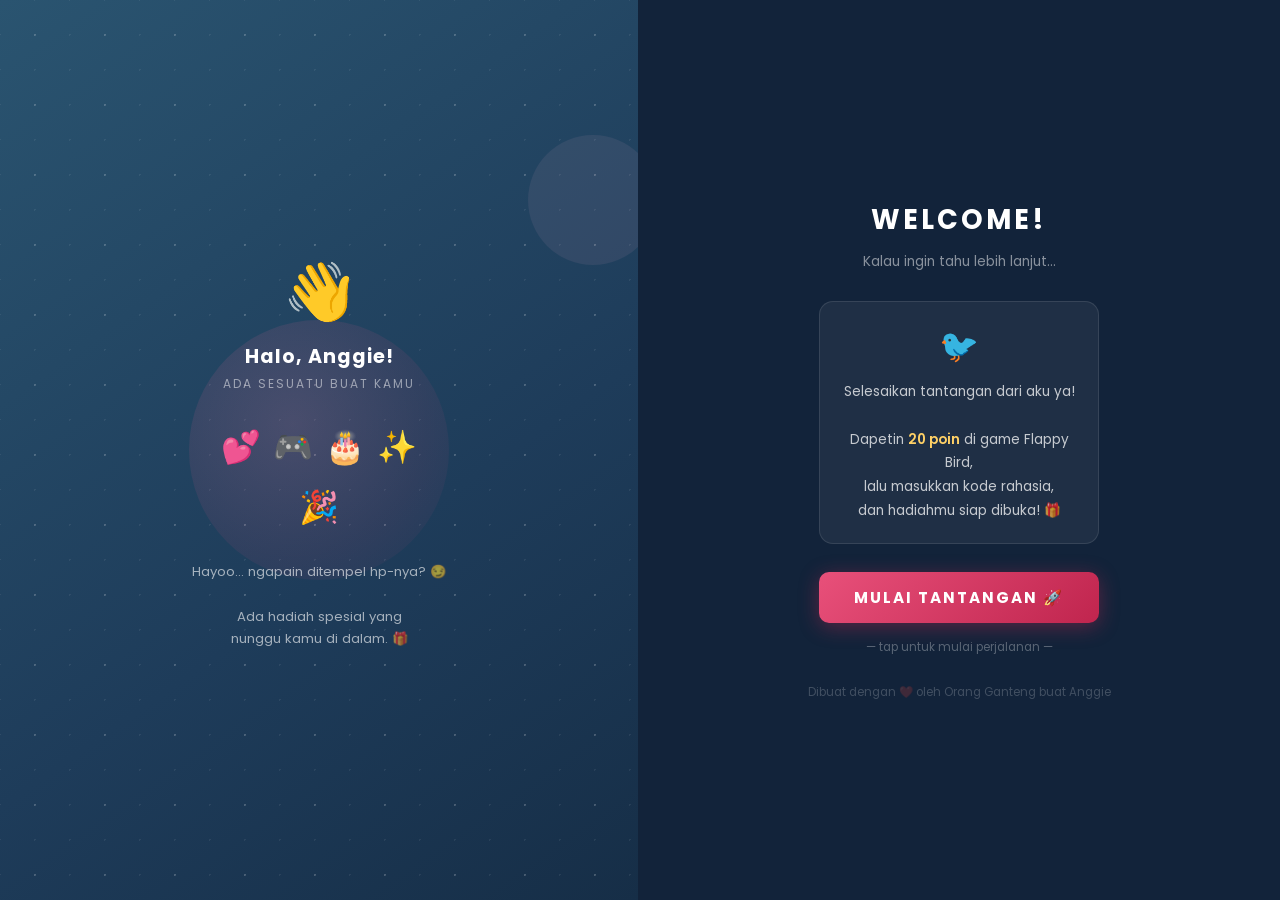
<file: index (1).html>
<!DOCTYPE html>
<html lang="id">
<head>
   <meta charset="UTF-8">
   <meta name="viewport" content="width=device-width, initial-scale=1.0, user-scalable=no">
   <title>Buat Anggie ❤️</title>
   <link rel="preconnect" href="https://fonts.googleapis.com">
   <link rel="preconnect" href="https://fonts.gstatic.com" crossorigin>
   <link href="https://fonts.googleapis.com/css2?family=Poppins:wght@300;400;600;700&display=swap" rel="stylesheet">
   <style>
      * { margin: 0; padding: 0; box-sizing: border-box; font-family: 'Poppins', sans-serif; }
      html, body { height: 100%; overflow: hidden; background: #1a2e45; }

      .page-wrap { display: flex; height: 100vh; }

      /* PANEL KIRI */
      .left-panel {
         flex: 1;
         background: linear-gradient(145deg, #2a5470 0%, #1e3c5a 60%, #162e47 100%);
         display: flex; flex-direction: column; align-items: center; justify-content: center;
         padding: 40px 30px; position: relative; overflow: hidden;
      }
      .left-panel::before {
         content: ''; position: absolute; top: 0; left: 0; right: 0; bottom: 0;
         background-image:
            radial-gradient(circle, rgba(255,255,255,0.15) 1px, transparent 1px),
            radial-gradient(circle, rgba(255,255,255,0.07) 1px, transparent 1px);
         background-size: 70px 70px, 35px 35px;
         background-position: 0 0, 17px 17px; pointer-events: none;
      }
      .deco-circle-big {
         position: absolute; width: 260px; height: 260px; border-radius: 50%;
         background: radial-gradient(circle at 40% 40%, rgba(255,130,170,0.18) 0%, rgba(255,80,130,0.08) 60%, transparent 100%);
         top: 50%; left: 50%; transform: translate(-50%, -50%);
      }
      .deco-circle-sm {
         position: absolute; width: 130px; height: 130px; border-radius: 50%;
         background: rgba(255,180,200,0.08); top: 15%; right: -20px;
      }
      .left-logo { position: relative; z-index: 1; display: flex; flex-direction: column; align-items: center; margin-bottom: 20px; }
      .left-logo .logo-emoji { font-size: 3.5rem; margin-bottom: 8px; animation: bounce 2s ease-in-out infinite; }
      @keyframes bounce { 0%,100%{transform:translateY(0)} 50%{transform:translateY(-10px)} }
      .left-logo h2 { font-size: 1.2rem; font-weight: 700; color: #fff; text-align: center; letter-spacing: 1px; }
      .left-logo p { font-size: 0.75rem; color: rgba(255,255,255,0.5); text-align: center; margin-top: 4px; letter-spacing: 2px; text-transform: uppercase; }

      .emoji-row { position: relative; z-index: 1; display: flex; flex-wrap: wrap; gap: 12px; justify-content: center; max-width: 200px; margin: 10px auto; }
      .emoji-row span { font-size: 2rem; animation: floatEmoji 3s ease-in-out infinite; }
      .emoji-row span:nth-child(2) { animation-delay: 0.4s; }
      .emoji-row span:nth-child(3) { animation-delay: 0.8s; }
      .emoji-row span:nth-child(4) { animation-delay: 1.2s; }
      .emoji-row span:nth-child(5) { animation-delay: 1.6s; }
      @keyframes floatEmoji { 0%,100%{transform:translateY(0) scale(1)} 50%{transform:translateY(-8px) scale(1.1)} }

      .left-tagline { position: relative; z-index: 1; text-align: center; margin-top: 20px; color: rgba(255,255,255,0.6); font-size: 0.82rem; line-height: 1.7; }

      /* PANEL KANAN */
      .right-panel {
         flex: 1; background: #12233a;
         display: flex; flex-direction: column; align-items: center; justify-content: center;
         padding: 40px 32px;
      }
      .welcome-title { font-size: 1.7rem; font-weight: 700; color: #fff; letter-spacing: 3px; text-transform: uppercase; margin-bottom: 10px; text-align: center; }
      .welcome-sub { font-size: 0.85rem; color: rgba(255,255,255,0.5); text-align: center; margin-bottom: 28px; line-height: 1.6; }

      .msg-box {
         width: 100%; max-width: 280px;
         background: rgba(255,255,255,0.06); border: 1px solid rgba(255,255,255,0.1);
         border-radius: 14px; padding: 20px; margin-bottom: 28px; text-align: center;
      }
      .msg-box .msg-emoji { font-size: 2rem; display: block; margin-bottom: 10px; }
      .msg-box p { color: rgba(255,255,255,0.75); font-size: 0.85rem; line-height: 1.75; margin: 0; }
      .msg-box .highlight { color: #ffd166; font-weight: 600; }

      .btn-start {
         width: 100%; max-width: 280px; padding: 14px;
         background: linear-gradient(135deg, #e8507a, #c0254e);
         border: none; border-radius: 10px; color: #fff;
         font-size: 0.95rem; font-weight: 700; letter-spacing: 2px; text-transform: uppercase;
         cursor: pointer; text-decoration: none; display: block; text-align: center;
         transition: opacity 0.2s, transform 0.15s;
         box-shadow: 0 4px 20px rgba(200,40,80,0.4);
      }
      .btn-start:active { opacity: 0.85; transform: scale(0.98); }

      .tap-hint { margin-top: 16px; color: rgba(255,255,255,0.3); font-size: 0.72rem; text-align: center; animation: pulse 2s infinite; }
      @keyframes pulse { 0%,100%{opacity:0.3} 50%{opacity:0.7} }

      .form-footer { margin-top: 28px; text-align: center; color: rgba(255,255,255,0.2); font-size: 0.72rem; }

      /* MOBILE */
      @media (max-width: 520px) {
         .page-wrap { flex-direction: column; overflow-y: auto; }
         .left-panel { flex: none; padding: 32px 20px 24px; min-height: 200px; }
         .deco-circle-big { width: 180px; height: 180px; }
         .emoji-row span { font-size: 1.6rem; }
         .left-tagline { display: none; }
         .right-panel { flex: 1; padding: 28px 24px 40px; }
         .welcome-title { font-size: 1.3rem; }
      }
   </style>
</head>
<body>
<div class="page-wrap">

   <div class="left-panel">
      <div class="deco-circle-big"></div>
      <div class="deco-circle-sm"></div>
      <div class="left-logo">
         <div class="logo-emoji">👋</div>
         <h2>Halo, Anggie!</h2>
         <p>Ada sesuatu buat kamu</p>
      </div>
      <div class="emoji-row">
         <span>💕</span><span>🎮</span><span>🎂</span><span>✨</span><span>🎉</span>
      </div>
      <div class="left-tagline">
         Hayoo... ngapain ditempel hp-nya? 😏<br><br>
         Ada hadiah spesial yang<br>nunggu kamu di dalam. 🎁
      </div>
   </div>

   <div class="right-panel">
      <h1 class="welcome-title">Welcome!</h1>
      <p class="welcome-sub">Kalau ingin tahu lebih lanjut...</p>

      <div class="msg-box">
         <span class="msg-emoji">🐦</span>
         <p>
            Selesaikan tantangan dari aku ya!<br><br>
            Dapetin <span class="highlight">20 poin</span> di game Flappy Bird,<br>
            lalu masukkan kode rahasia,<br>
            dan hadiahmu siap dibuka! 🎁
         </p>
      </div>

      <a class="btn-start" href="flappy.html">Mulai Tantangan 🚀</a>
      <p class="tap-hint">— tap untuk mulai perjalanan —</p>
      <div class="form-footer">Dibuat dengan ❤️ oleh Orang Ganteng buat Anggie</div>
   </div>

</div>
</body>
</html>
</file>
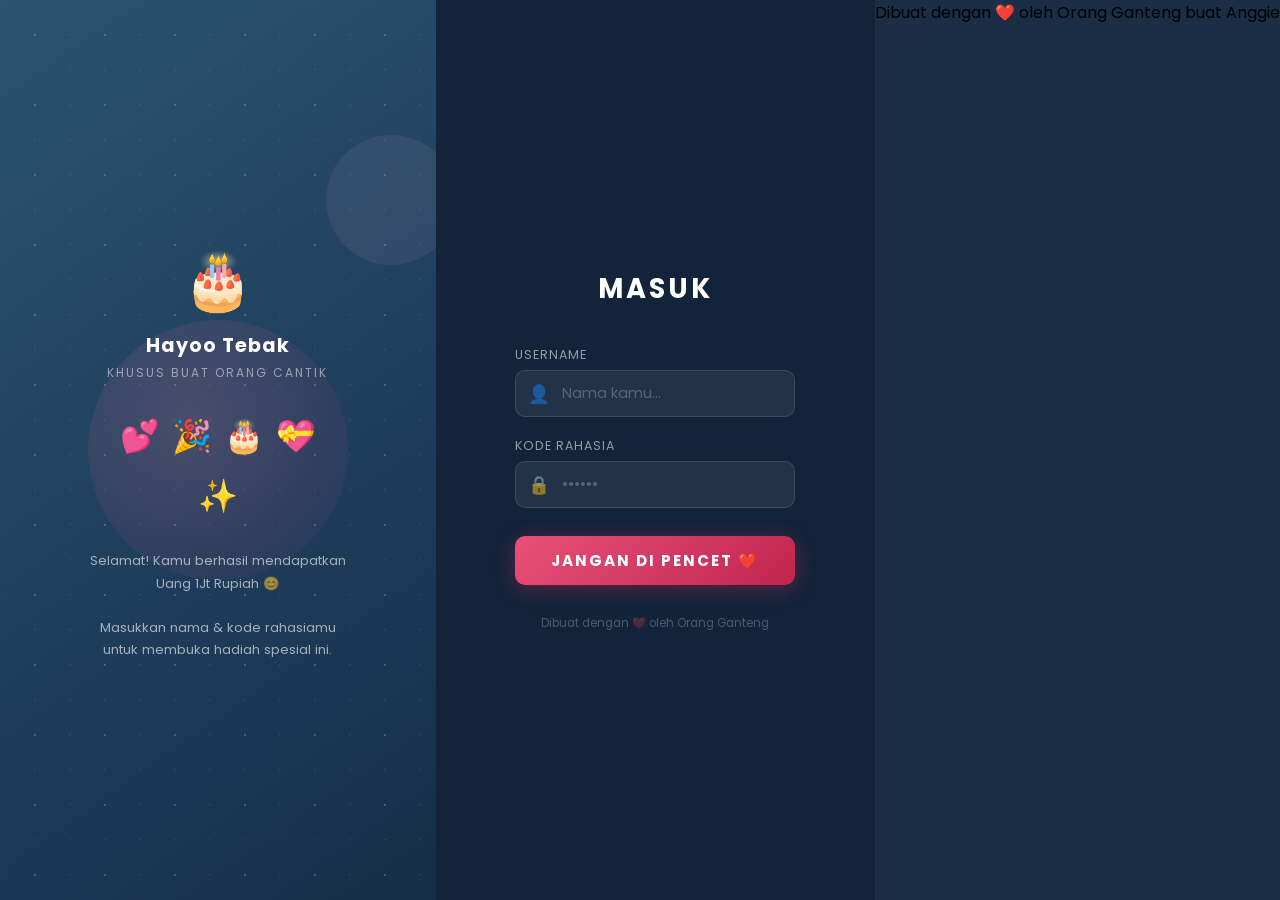
<file: sandi.html>
<!DOCTYPE html>
<html lang="id">
<head>
   <meta charset="UTF-8">
   <meta name="viewport" content="width=device-width, initial-scale=1.0, user-scalable=no">
   <title>Hayooo Tebakk ❤️</title>
   <link rel="preconnect" href="https://fonts.googleapis.com">
   <link rel="preconnect" href="https://fonts.gstatic.com" crossorigin>
   <link href="https://fonts.googleapis.com/css2?family=Poppins:wght@300;400;600;700&display=swap" rel="stylesheet">
   <style>
      * {
         margin: 0; padding: 0;
         box-sizing: border-box;
         font-family: 'Poppins', sans-serif;
      }

      html, body {
         height: 100%;
         overflow: hidden;
         background: #1a2e45;
      }

      /* =============================================
         LAYOUT SPLIT: kiri dekorasi, kanan form
         ============================================= */
      .page-wrap {
         display: flex;
         height: 100vh;
      }

      /* ── PANEL KIRI ── */
      .left-panel {
         flex: 1;
         background: linear-gradient(145deg, #2a5470 0%, #1e3c5a 60%, #162e47 100%);
         display: flex;
         flex-direction: column;
         align-items: center;
         justify-content: center;
         padding: 40px 30px;
         position: relative;
         overflow: hidden;
      }

      /* Bintang-bintang dekorasi */
      .left-panel::before {
         content: '';
         position: absolute;
         top: 0; left: 0; right: 0; bottom: 0;
         background-image:
            radial-gradient(circle, rgba(255,255,255,0.15) 1px, transparent 1px),
            radial-gradient(circle, rgba(255,255,255,0.07) 1px, transparent 1px);
         background-size: 70px 70px, 35px 35px;
         background-position: 0 0, 17px 17px;
         pointer-events: none;
      }

      /* Lingkaran dekorasi hijau (seperti Feb Mart) */
      .deco-circle-big {
         position: absolute;
         width: 260px; height: 260px;
         border-radius: 50%;
         background: radial-gradient(circle at 40% 40%,
            rgba(255, 130, 170, 0.18) 0%,
            rgba(255, 80, 130, 0.08) 60%,
            transparent 100%);
         top: 50%; left: 50%;
         transform: translate(-50%, -50%);
      }

      .deco-circle-sm {
         position: absolute;
         width: 130px; height: 130px;
         border-radius: 50%;
         background: rgba(255, 180, 200, 0.08);
         top: 15%; right: -20px;
      }

      .left-logo {
         position: relative;
         z-index: 1;
         display: flex;
         flex-direction: column;
         align-items: center;
         margin-bottom: 20px;
      }

      .left-logo .logo-emoji {
         font-size: 3.5rem;
         margin-bottom: 8px;
      }

      .left-logo h2 {
         font-size: 1.2rem;
         font-weight: 700;
         color: #fff;
         text-align: center;
         letter-spacing: 1px;
      }

      .left-logo p {
         font-size: 0.75rem;
         color: rgba(255,255,255,0.5);
         text-align: center;
         margin-top: 4px;
         letter-spacing: 2px;
         text-transform: uppercase;
      }

      /* Ilustrasi hati */
      .heart-illustration {
         position: relative;
         z-index: 1;
         display: flex;
         flex-wrap: wrap;
         gap: 12px;
         justify-content: center;
         max-width: 200px;
         margin: 10px auto;
      }

      .heart-illustration span {
         font-size: 2rem;
         animation: floatHeart 3s ease-in-out infinite;
      }

      .heart-illustration span:nth-child(2) { animation-delay: 0.4s; }
      .heart-illustration span:nth-child(3) { animation-delay: 0.8s; }
      .heart-illustration span:nth-child(4) { animation-delay: 1.2s; }
      .heart-illustration span:nth-child(5) { animation-delay: 1.6s; }

      @keyframes floatHeart {
         0%, 100% { transform: translateY(0) scale(1); }
         50%       { transform: translateY(-8px) scale(1.1); }
      }

      .left-tagline {
         position: relative;
         z-index: 1;
         text-align: center;
         margin-top: 20px;
         color: rgba(255,255,255,0.6);
         font-size: 0.82rem;
         line-height: 1.7;
      }

      /* ── PANEL KANAN ── */
      .right-panel {
         flex: 1;
         background: #12233a;
         display: flex;
         flex-direction: column;
         align-items: center;
         justify-content: center;
         padding: 40px 32px;
      }

      .form-title {
         font-size: 1.7rem;
         font-weight: 700;
         color: #fff;
         letter-spacing: 3px;
         text-transform: uppercase;
         margin-bottom: 36px;
      }

      .form-group {
         width: 100%;
         max-width: 280px;
         margin-bottom: 20px;
      }

      .form-group label {
         display: block;
         font-size: 0.78rem;
         color: rgba(255,255,255,0.55);
         margin-bottom: 6px;
         letter-spacing: 1px;
         text-transform: uppercase;
      }

      .input-wrap {
         position: relative;
         display: flex;
         align-items: center;
         background: rgba(255,255,255,0.07);
         border: 1px solid rgba(255,255,255,0.12);
         border-radius: 10px;
         overflow: hidden;
         transition: border 0.25s;
      }

      .input-wrap:focus-within {
         border-color: rgba(255, 130, 170, 0.6);
         background: rgba(255,255,255,0.1);
      }

      .input-wrap .input-icon {
         padding: 0 12px;
         font-size: 1.1rem;
         opacity: 0.6;
      }

      .input-wrap input {
         flex: 1;
         background: transparent;
         border: none;
         outline: none;
         padding: 12px 12px 12px 0;
         font-size: 0.9rem;
         color: #fff;
         font-family: 'Poppins', sans-serif;
      }

      .input-wrap input::placeholder {
         color: rgba(255,255,255,0.25);
      }

      .btn-login {
         width: 100%;
         max-width: 280px;
         padding: 13px;
         background: linear-gradient(135deg, #e8507a, #c0254e);
         border: none;
         border-radius: 10px;
         color: #fff;
         font-size: 0.95rem;
         font-weight: 700;
         letter-spacing: 2px;
         text-transform: uppercase;
         cursor: pointer;
         margin-top: 8px;
         transition: opacity 0.2s, transform 0.15s;
         box-shadow: 0 4px 20px rgba(200, 40, 80, 0.4);
      }

      .btn-login:active {
         opacity: 0.85;
         transform: scale(0.98);
      }

      .error-msg {
         display: none;
         color: #ff6b8a;
         font-size: 0.78rem;
         text-align: center;
         margin-top: 12px;
         max-width: 280px;
      }

      .form-footer {
         margin-top: 30px;
         text-align: center;
         color: rgba(255,255,255,0.25);
         font-size: 0.72rem;
      }

      /* =============================================
         MOBILE — stack vertikal
         ============================================= */
      @media (max-width: 520px) {
         .page-wrap {
            flex-direction: column;
            overflow-y: auto;
         }

         .left-panel {
            flex: none;
            padding: 32px 20px 24px;
            min-height: 200px;
         }

         .deco-circle-big {
            width: 180px; height: 180px;
         }

         .heart-illustration span { font-size: 1.6rem; }

         .left-tagline { display: none; }

         .right-panel {
            flex: none;
            padding: 28px 24px 40px;
         }

         .form-title { font-size: 1.3rem; margin-bottom: 24px; }
      }
   </style>
</head>
<body>

<div class="page-wrap">

   <!-- ── PANEL KIRI ── -->
   <div class="left-panel">
      <div class="deco-circle-big"></div>
      <div class="deco-circle-sm"></div>

      <div class="left-logo">
         <div class="logo-emoji">🎂</div>
         <h2>Hayoo Tebak</h2>
         <p>Khusus buat orang cantik</p>
      </div>

      <div class="heart-illustration">
         <span>💕</span>
         <span>🎉</span>
         <span>🎂</span>
         <span>💝</span>
         <span>✨</span>
      </div>

      <div class="left-tagline">
         Selamat! Kamu berhasil mendapatkan<br>Uang 1Jt Rupiah 😊<br><br>
         Masukkan nama &amp; kode rahasiamu<br>untuk membuka hadiah spesial ini.
      </div>
   </div>

   <!-- ── PANEL KANAN ── -->
   <div class="right-panel">
      <h1 class="form-title">Masuk</h1>

      <div class="form-group">
         <label>Username</label>
         <div class="input-wrap">
            <span class="input-icon">👤</span>
            <input type="text" id="inputUsername" placeholder="Nama kamu..." autocomplete="off" />
         </div>
      </div>

      <div class="form-group">
         <label>Kode Rahasia</label>
         <div class="input-wrap">
            <span class="input-icon">🔒</span>
            <input type="password" id="inputPassword" placeholder="••••••" autocomplete="off" />
         </div>
      </div>

      <button class="btn-login" onclick="doLogin()">Jangan Di Pencet ❤️</button>

      <p class="error-msg" id="errorMsg">
         Gimana sih Kok Engga Bisa Buka 😅
      </p>

      <div class="form-footer">
         Dibuat dengan ❤️ oleh Orang Ganteng
      </div>
   </div>
   <div id="custom-footer">
    <p>Dibuat dengan ❤️ oleh Orang Ganteng buat Anggie</p>
</div>

</div>

<script>
   // Tekan Enter juga bisa login
   document.addEventListener('keydown', function(e) {
      if (e.key === 'Enter') doLogin();
   });

   function doLogin() {
      var username = document.getElementById('inputUsername').value.trim();
      var password = document.getElementById('inputPassword').value.trim();

      // Kredensial — case-insensitive untuk nama
      var validUser = "Anggi Dwi Aprilia";
      var validPass = "200408";
      var validUser = "Aldo Leo Saputra";
      var validPass = "280708";
      var validUser = "Alief Hidayat";
      var validPass = "200408";

      if (username.toLowerCase() === validUser.toLowerCase() && password === validPass) {
         // Sukses — redirect ke birthday
         document.querySelector('.btn-login').textContent = '💕 Sudah Di  Bilang Jangan Di pencet';
         document.querySelector('.btn-login').style.opacity = '0.7';
         setTimeout(function() {
            window.location.href = 'birthday.html';
         }, 800);
      } else {
         var errMsg = document.getElementById('errorMsg');
         errMsg.style.display = 'block';
         // Animasi shake
         var inputWraps = document.querySelectorAll('.input-wrap');
         inputWraps.forEach(function(el) {
            el.style.border = '1px solid rgba(255, 80, 100, 0.7)';
            el.style.animation = 'none';
         });
         setTimeout(function() {
            inputWraps.forEach(function(el) {
               el.style.border = '1px solid rgba(255,255,255,0.12)';
            });
         }, 1200);
      }
   }
</script>

</body>
</html>
</file>
